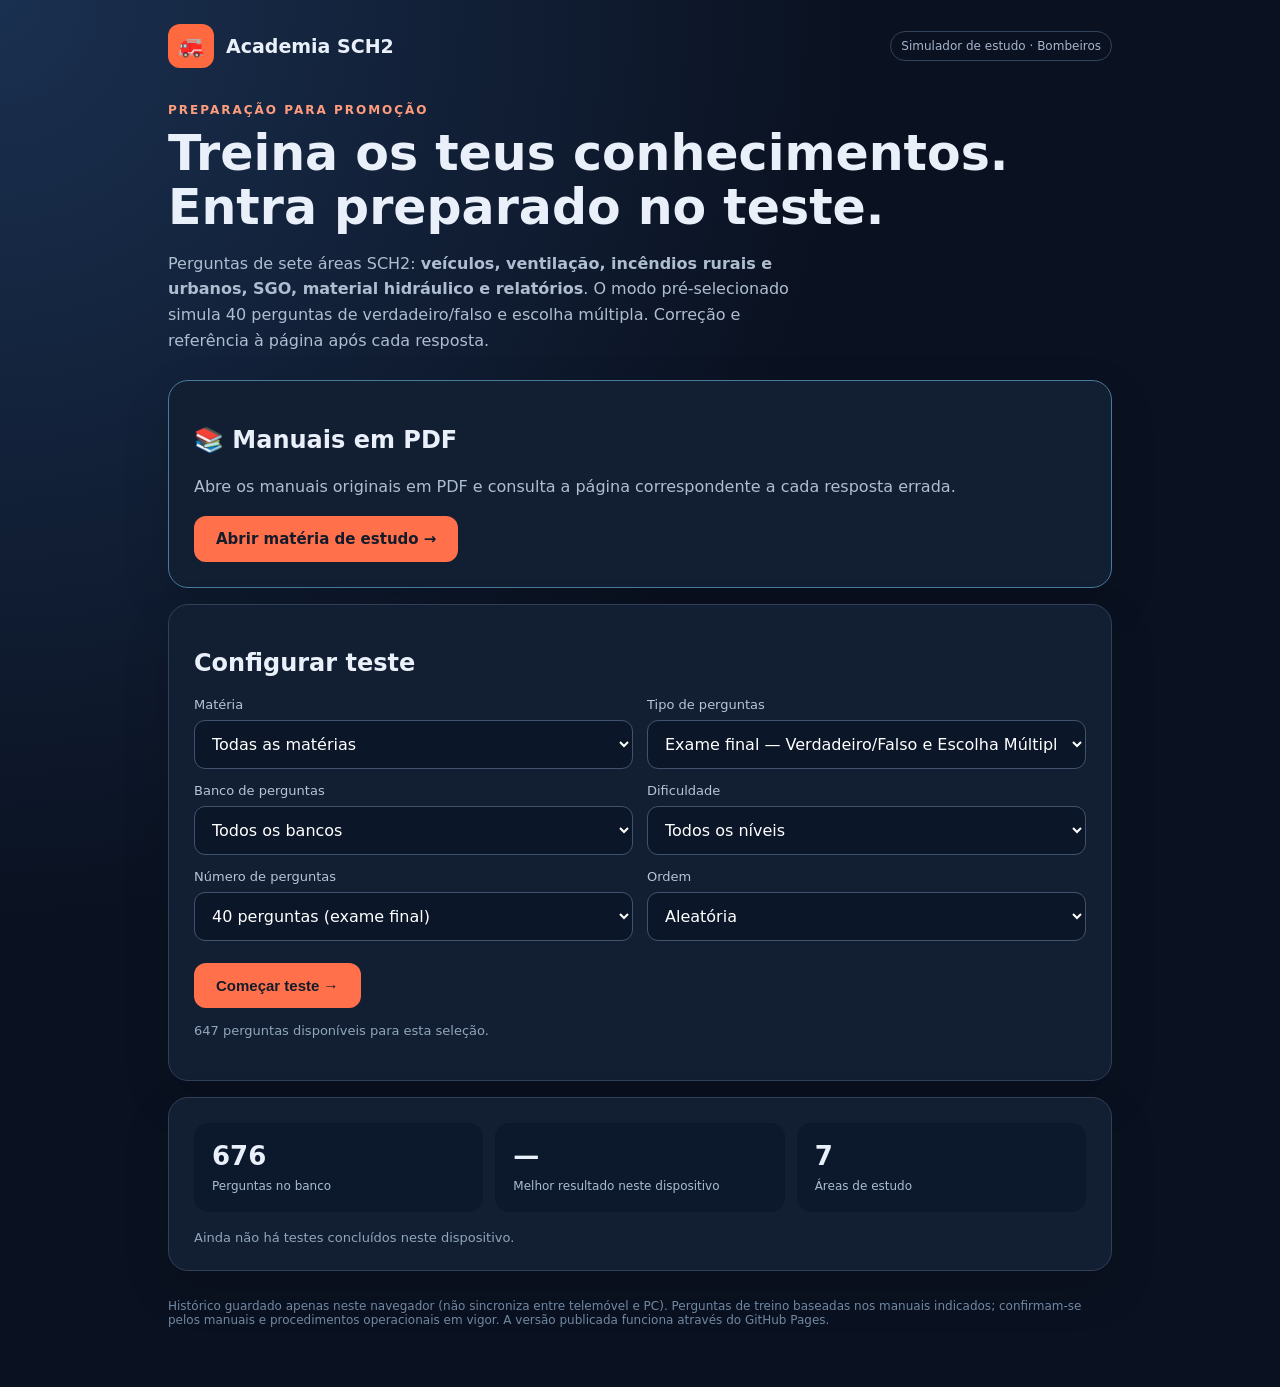
<file: index.html>
<!doctype html><html lang="pt-PT"><head><meta charset="utf-8"><meta name="viewport" content="width=device-width, initial-scale=1"><title>Academia SCH2 — Simulador de Testes</title><style>
:root{font-family:Inter,system-ui,-apple-system,Segoe UI,sans-serif;color:#eaf0fa;background:#0a1120}*{box-sizing:border-box}body{margin:0;background:radial-gradient(ellipse at top left,#1a3050 0%,#0a1120 48%);min-height:100vh}.shell{max-width:980px;margin:auto;padding:24px 18px 60px}header{display:flex;align-items:center;justify-content:space-between;gap:12px;margin-bottom:35px}.brand{display:flex;align-items:center;gap:12px;font-weight:800;font-size:19px}.mark{background:#ff693f;border-radius:12px;padding:10px;font-size:21px}.tag{font-size:12px;color:#a5b5cb;border:1px solid #34445a;padding:7px 10px;border-radius:30px}h1{font-size:clamp(29px,5vw,49px);line-height:1.1;margin:10px 0 14px}p{color:#aebed0;line-height:1.6}.eyebrow{color:#ff9c7d;font-size:12px;letter-spacing:2px;font-weight:800;text-transform:uppercase}.lead{max-width:650px;margin-bottom:27px}.panel{background:#121f33;border:1px solid #30405a;border-radius:20px;padding:25px;margin-top:16px;box-shadow:0 18px 48px #0002}.controls{display:grid;grid-template-columns:1fr 1fr;gap:14px}.field label{display:block;font-size:13px;color:#b5c4d6;margin-bottom:8px}select{width:100%;border-radius:11px;background:#0b1628;color:white;border:1px solid #41536c;padding:13px;font:inherit}.btn{background:#ff704b;color:#141b2a;border:0;border-radius:12px;padding:14px 22px;font-size:15px;font-weight:800;cursor:pointer}.btn:hover{filter:brightness(1.12)}.btn:disabled{opacity:.35;cursor:not-allowed}.btn.secondary{background:#273a55;color:#e8f0fc}.actions{display:flex;flex-wrap:wrap;gap:10px;margin-top:22px}.stats{display:grid;grid-template-columns:repeat(3,1fr);gap:12px}.stat{padding:18px;border-radius:14px;background:#0c192c}.stat b{font-size:26px;display:block;margin-bottom:4px}.stat span{color:#a9bdd1;font-size:12px}.hidden{display:none!important}.qtop{display:flex;justify-content:space-between;align-items:center;gap:12px;color:#b9c7d8;font-size:13px}.progress{height:8px;border-radius:99px;background:#293c56;margin:18px 0 26px;overflow:hidden}.progress>div{height:100%;background:#ff704b;transition:width .25s}.question{font-size:clamp(19px,3vw,25px);line-height:1.55;font-weight:650;margin:10px 0 26px}.options{display:grid;gap:12px}.option{display:flex;align-items:center;gap:12px;text-align:left;padding:17px;border:1px solid #41536b;border-radius:13px;background:#0c182a;color:#f1f5fa;font-size:16px;cursor:pointer}.option:hover{border-color:#ff977b}.option.chosen{border-color:#ff704b;background:#372a32}.option.good{border-color:#3fd39b;background:#163b35}.option.bad{border-color:#f66c74;background:#402934}.bullet{height:21px;width:21px;border:2px solid #7388a2;border-radius:50%;flex-shrink:0}.feedback{padding:18px;border-radius:14px;margin-top:18px;border:1px solid #40536c;background:#18283c}.feedback.good{border-color:#268d6d}.feedback.bad{border-color:#c15a63}.feedback strong{font-size:18px}.feedback p{margin-bottom:0}.muted{color:#91a5bb;font-size:13px}.foot{margin-top:28px;font-size:12px;color:#7188a2}.result{text-align:center;padding:22px 0}.result .huge{font-size:76px;font-weight:900;color:#54dbac}.result h2{font-size:29px}.review{margin-top:22px;text-align:left}.review article{border-top:1px solid #30405a;padding:13px 0}.review strong{color:#ff9d86}@media(max-width:580px){.controls{grid-template-columns:1fr}.panel{padding:18px}.stats{gap:6px}.stat{padding:11px}.stat b{font-size:20px}.shell{padding:16px 13px 40px}.tag{display:none}}
</style></head><body><main class="shell"><header><div class="brand"><span class="mark">🚒</span><span>Academia SCH2</span></div><span class="tag">Simulador de estudo · Bombeiros</span></header>
<section id="home"><div class="eyebrow">Preparação para promoção</div><h1>Treina os teus conhecimentos.<br>Entra preparado no teste.</h1><p class="lead">Perguntas de sete áreas SCH2: <b>veículos, ventilação, incêndios rurais e urbanos, SGO, material hidráulico e relatórios</b>. O modo pré-selecionado simula 40 perguntas de verdadeiro/falso e escolha múltipla. Correção e referência à página após cada resposta.</p><div class="panel" style="border-color:#477a9b"><h2>📚 Manuais em PDF</h2><p>Abre os manuais originais em PDF e consulta a página correspondente a cada resposta errada.</p><a href="manual.html" class="btn" style="display:inline-block;text-decoration:none">Abrir matéria de estudo →</a></div><div class="panel"><h2>Configurar teste</h2><div class="controls"><div class="field"><label for="topic">Matéria</label><select id="topic"><option value="all">Todas as matérias</option><option value="veiculos">Incêndios em Veículos</option><option value="ventilacao">Ventilação Operacional</option><option value="rurais">Incêndios Rurais e Florestais</option><option value="combate">Incêndios Urbanos</option><option value="sgo">Sistema de Gestão de Operações (até p. 22)</option><option value="hidraulico">Manobras — Material Hidráulico (até p. 94)</option><option value="relatorios">Elaboração de Relatórios e Documentação Técnica</option></select></div><div class="field"><label for="kind">Tipo de perguntas</label><select id="kind"><option value="vfmc" selected>Exame final — Verdadeiro/Falso e Escolha Múltipla</option><option value="all">Todos os tipos</option><option value="vf">Verdadeiro / Falso</option><option value="mc">Escolha múltipla</option><option value="caso">Casos práticos de raciocínio</option></select></div><div class="field"><label for="bank">Banco de perguntas</label><select id="bank"><option value="all">Todos os bancos</option><option value="prioritario">Novo — matéria prioritária</option><option value="anteriores">Perguntas anteriores</option></select></div><div class="field"><label for="difficulty">Dificuldade</label><select id="difficulty"><option value="all">Todos os níveis</option><option value="Fácil">Fácil</option><option value="Médio">Médio</option><option value="Difícil">Difícil</option></select></div><div class="field"><label for="count">Número de perguntas</label><select id="count"><option value="10">10 perguntas</option><option value="15">15 perguntas</option><option value="20">20 perguntas</option><option value="30">30 perguntas</option><option value="40" selected>40 perguntas (exame final)</option><option value="50">50 perguntas</option><option value="100">100 perguntas</option><option value="150">150 perguntas</option><option value="all">Todas as disponíveis</option></select></div><div class="field"><label for="order">Ordem</label><select id="order"><option value="random">Aleatória</option><option value="fixed">Pela ordem do banco</option></select></div></div><div class="actions"><button class="btn" id="start">Começar teste →</button><button class="btn secondary" id="retry" style="display:none">Rever respostas erradas</button></div><p class="muted" id="availability"></p></div><div class="panel"><div class="stats"><div class="stat"><b id="nquestions">0</b><span>Perguntas no banco</span></div><div class="stat"><b id="best">—</b><span>Melhor resultado neste dispositivo</span></div><div class="stat"><b>7</b><span>Áreas de estudo</span></div></div><div id="history" class="muted" style="margin-top:18px"></div></div></section>
<section id="quiz" class="hidden"><div class="panel"><div class="qtop"><span id="qnum">Pergunta 1</span><span id="qtopic"></span></div><div class="progress"><div id="bar" style="width:0%"></div></div><div class="eyebrow" id="qtype"></div><div class="question" id="qtext"></div><div class="options" id="options"></div><div id="feedback" class="feedback hidden" aria-live="polite"></div><div class="actions"><button class="btn" id="confirm" disabled>Confirmar resposta</button><button class="btn hidden" id="next">Próxima pergunta →</button><button class="btn secondary" id="quit">Sair</button></div></div></section>
<section id="end" class="hidden"><div class="panel result"><div class="eyebrow">Teste concluído</div><div class="huge" id="percent">0%</div><h2 id="resulttitle"></h2><p id="resultdetail"></p><div class="stats"><div class="stat"><b id="correct">0</b><span>Certas</span></div><div class="stat"><b id="wrong">0</b><span>Erradas</span></div><div class="stat"><b id="grade">0</b><span>Nota / 20</span></div></div><div class="actions" style="justify-content:center"><button class="btn" id="again">Novo teste</button><button class="btn secondary" id="wrongonly">Repetir erradas</button></div><div class="review" id="review"></div></div></section><div class="foot">Histórico guardado apenas neste navegador (não sincroniza entre telemóvel e PC). Perguntas de treino baseadas nos manuais indicados; confirmam-se pelos manuais e procedimentos operacionais em vigor. A versão publicada funciona através do GitHub Pages.</div></main>
<script>
const Q=[
['combate','vf','Durante o reconhecimento intermédio, o COS deve procurar realizar um reconhecimento a 360° do edifício.','Verdadeiro',['Verdadeiro','Falso'],'O reconhecimento intermédio procura uma avaliação global da ocorrência, incluindo as diferentes fachadas e condições de propagação.'],
['combate','vf','Numa estratégia defensiva, pode iniciar-se o ataque exterior antes de confirmar a saída das equipas do interior, desde que estas tenham linhas de proteção.','Falso',['Verdadeiro','Falso'],'Antes de iniciar a estratégia defensiva, o COS deve garantir que todas as equipas foram evacuadas e estão em segurança.'],
['ventilacao','vf','Na ventilação horizontal natural, a primeira abertura deve ser feita do lado de onde sopra o vento.','Falso',['Verdadeiro','Falso'],'A abertura de saída deve ser feita no lado contrário ao vento, preferencialmente numa zona alta, de forma coordenada.'],
['combate','vf','A observação de um plano neutro transversal pode indicar que o foco do incêndio se encontra no compartimento observado.','Verdadeiro',['Verdadeiro','Falso'],'O plano neutro transversal é um indicador a considerar na localização do foco e na interpretação do fluxo de gases.'],
['ventilacao','vf','Na ventilação ofensiva, deve direcionar-se um jato de água para a abertura de saída de gases, de modo a bloquear o fumo.','Falso',['Verdadeiro','Falso'],'Obstruir a saída dos gases prejudica a ventilação e pode agravar as condições das equipas no interior.'],
['combate','vf','Na estratégia defensiva, a preservação do edifício justifica expor bombeiros a riscos elevados mesmo quando não existem vítimas para salvar.','Falso',['Verdadeiro','Falso'],'A segurança dos operacionais é prioritária; a preservação de bens não justifica riscos desproporcionados.'],
['combate','vf','A existência de aberturas a diferentes alturas pode criar um fluxo unidirecional e aumentar o fornecimento de oxigénio ao incêndio.','Verdadeiro',['Verdadeiro','Falso'],'O ar pode entrar por baixo e os gases quentes sair por cima, intensificando a combustão.'],
['ventilacao','vf','Na ventilação hidráulica pode utilizar-se um jato difuso de cerca de 60°, cobrindo 85% a 90% da abertura.','Verdadeiro',['Verdadeiro','Falso'],'O jato difuso cria um efeito de arrastamento dos gases através da abertura de saída.'],
['combate','vf','Perante risco de colapso estrutural, deve considerar-se uma distância de segurança de pelo menos 1,5 vezes a altura do edifício.','Verdadeiro',['Verdadeiro','Falso'],'A distância de segurança deve ser considerada na colocação de operacionais, meios e equipamentos.'],
['ventilacao','vf','Na ventilação defensiva, deve direcionar-se o ar fresco diretamente para o foco do incêndio.','Falso',['Verdadeiro','Falso'],'A ventilação defensiva procura proteger zonas não afetadas e vias de evacuação, sem alimentar diretamente o incêndio.'],
['combate','vf','O fumo muito escuro indica necessariamente uma combustão com oxigénio abundante.','Falso',['Verdadeiro','Falso'],'O fumo escuro pode estar associado a combustão incompleta. A sua cor deve ser interpretada com outros indicadores.'],
['ventilacao','vf','Antes de uma ventilação vertical ofensiva, deve avaliar-se a cobertura, garantir proteção com linha de água e coordenar com as equipas interiores.','Verdadeiro',['Verdadeiro','Falso'],'A operação envolve riscos estruturais e pode alterar rapidamente o comportamento do incêndio.'],
['combate','vf','O reconhecimento secundário serve para avaliar a eficácia das ações e corrigir a estratégia, quando necessário.','Verdadeiro',['Verdadeiro','Falso'],'O reconhecimento é contínuo e permite ao COS reajustar meios e procedimentos.'],
['ventilacao','vf','Em atmosfera potencialmente explosiva, é seguro utilizar qualquer extrator convencional desde que colocado fora do compartimento.','Falso',['Verdadeiro','Falso'],'Em atmosferas potencialmente explosivas, devem utilizar-se equipamentos adequados para esse risco.'],
['combate','vf','No reconhecimento primário, o princípio VOE significa Ver, Ouvir e Executar.','Verdadeiro',['Verdadeiro','Falso'],'O VOE integra a avaliação inicial e a tomada das primeiras medidas.'],
['ventilacao','vf','Na ventilação horizontal natural, a abertura de entrada deve ser maior do que a de saída.','Falso',['Verdadeiro','Falso'],'A abertura de entrada de ar deve ser menor do que a de saída dos produtos da combustão.'],
['combate','vf','A ZSEI pode corresponder a uma área de aproximadamente 30 metros em redor do edifício sinistrado.','Verdadeiro',['Verdadeiro','Falso'],'A delimitação de zonas de segurança contribui para a organização e proteção no teatro de operações.'],
['combate','vf','A saída de fumo em pulsações pode indicar variações de pressão e possível deficiência de oxigénio.','Verdadeiro',['Verdadeiro','Falso'],'É um indicador de alerta que deve ser conjugado com a leitura dos restantes sinais do incêndio.'],
['ventilacao','vf','A abertura de uma porta pode intensificar um incêndio limitado pela ventilação, mesmo sem recurso a ventiladores.','Verdadeiro',['Verdadeiro','Falso'],'A entrada de oxigénio pode aumentar a intensidade do incêndio e favorecer o seu desenvolvimento rápido.'],
['combate','vf','Na transição para estratégia defensiva, a evacuação das equipas interiores pode ficar para depois de iniciar a ventilação ofensiva.','Falso',['Verdadeiro','Falso'],'A retirada e segurança das equipas interiores devem ser confirmadas antes do início do ataque defensivo.'],
['combate','mc','Qual é a finalidade principal do reconhecimento secundário?','Avaliar a eficácia das ações e reajustar a estratégia',['Identificar apenas o número de pisos','Avaliar a eficácia das ações e reajustar a estratégia','Encerrar a ocorrência','Substituir a comunicação FLASH'],'O reconhecimento secundário acompanha a evolução da intervenção e permite corrigir decisões.'],
['ventilacao','mc','Numa ventilação horizontal natural, onde se deve realizar preferencialmente a primeira abertura?','No lado contrário ao vento, em zona alta',['No lado de onde sopra o vento, em zona baixa','No lado contrário ao vento, em zona alta','Em qualquer janela, sem coordenação','Sempre junto ao pavimento'],'A primeira abertura é destinada à saída de gases, sendo a direção do vento um fator importante.'],
['combate','mc','Um edifício com 10 metros de altura apresenta risco de colapso. Qual a distância de segurança de referência (1,5 × altura)?','15 metros',['5 metros','10 metros','15 metros','20 metros'],'10 × 1,5 = 15 metros.'],
['ventilacao','mc','Qual é o objetivo central da ventilação defensiva?','Proteger zonas não afetadas e vias de evacuação',['Alimentar o foco com ar fresco','Proteger zonas não afetadas e vias de evacuação','Aumentar a velocidade de propagação','Substituir o ataque com água'],'A ventilação defensiva procura limitar a exposição de espaços protegidos ao fumo e calor.'],
['combate','mc','O que significa VOE no reconhecimento primário?','Ver, Ouvir e Executar',['Ver, Orientar e Evacuar','Vigiar, Observar e Extinguir','Ver, Ouvir e Executar','Ventilar, Operar e Extinguir'],'VOE corresponde a Ver, Ouvir e Executar.'],
['ventilacao','mc','Qual destas ações pode prejudicar a ventilação ofensiva?','Aplicar água diretamente na abertura de saída de gases',['Coordenar a abertura com o ataque','Avaliar o sentido do fluxo','Aplicar água diretamente na abertura de saída de gases','Garantir vias de evacuação'],'O jato pode impedir a saída dos gases, comprometendo a eficácia da ventilação.'],
['combate','mc','Antes de iniciar o ataque exterior numa estratégia defensiva, o COS deve:','Confirmar a evacuação das equipas interiores',['Aguardar apenas a chegada de mais água','Confirmar a evacuação das equipas interiores','Abrir todas as janelas','Desligar todas as comunicações'],'A confirmação de que todas as equipas estão fora e em segurança é essencial.'],
['ventilacao','mc','Qual dos seguintes é um método de ventilação mecânica?','Extração por pressão negativa',['Convecção natural','Ação do vento','Extração por pressão negativa','Abertura de claraboia sem equipamentos'],'A extração por pressão negativa utiliza equipamentos mecânicos para retirar os gases.'],
['combate','mc','Qual destes sinais exige especial atenção durante a leitura do fumo?','Saída em pulsações',['Fumo sempre imóvel','Saída em pulsações','Ausência total de aberturas','Luz exterior'],'As pulsações podem indicar variações de pressão e condições perigosas.'],
['ventilacao','mc','Que equipamento deve ser usado em atmosferas potencialmente explosivas?','Equipamento apropriado para atmosferas explosivas',['Qualquer ventilador doméstico','Equipamento apropriado para atmosferas explosivas','Apenas ventiladores mais potentes','Extrator convencional sem verificação'],'A seleção de equipamentos deve considerar o risco de ignição da atmosfera.']
,
["ventilacao", "vf", "A ventilação natural depende das correntes de ar e dos movimentos de convecção.", "Verdadeiro", ["Verdadeiro", "Falso"], "O caderno descreve a ventilação natural como dependente das correntes de ar e da convecção."],
["ventilacao", "vf", "A ventilação natural é independente da velocidade e direção do vento.", "Falso", ["Verdadeiro", "Falso"], "O vento influencia diretamente a eficácia e o sentido do escoamento na ventilação natural."],
["ventilacao", "vf", "A ventilação pode melhorar a visibilidade e facilitar o reconhecimento do interior.", "Verdadeiro", ["Verdadeiro", "Falso"], "A remoção de fumo e gases melhora a visibilidade e as condições de reconhecimento."],
["ventilacao", "vf", "Os gases aquecidos tendem a subir devido ao efeito de convecção.", "Verdadeiro", ["Verdadeiro", "Falso"], "A convecção provoca a subida dos gases e do fumo aquecidos."],
["ventilacao", "vf", "A abertura descoordenada de vãos pode criar condições para flashover ou backdraft.", "Verdadeiro", ["Verdadeiro", "Falso"], "A entrada de ar altera a mistura de gases e as condições de combustão."],
["ventilacao", "vf", "A ventilação mecânica dispensa o reconhecimento prévio das aberturas disponíveis.", "Falso", ["Verdadeiro", "Falso"], "A seleção e localização de aberturas deve resultar do reconhecimento e do planeamento."],
["ventilacao", "vf", "A ventilação por pressão positiva é totalmente imune à influência de ventos muito fortes.", "Falso", ["Verdadeiro", "Falso"], "O caderno indica que a ventilação mecânica pode não vencer ventos muito fortes."],
["ventilacao", "vf", "A abertura de uma claraboia pode ser um recurso de ventilação natural.", "Verdadeiro", ["Verdadeiro", "Falso"], "A ventilação natural pode recorrer a portas, janelas, claraboias e aberturas em coberturas."],
["ventilacao", "vf", "Uma ventilação eficaz deve ser planeada tendo em conta o percurso previsto do ar e dos fumos.", "Verdadeiro", ["Verdadeiro", "Falso"], "O controlo das entradas e saídas condiciona o fluxo e a segurança."],
["ventilacao", "vf", "O fumo e os gases quentes acumulam-se sempre primeiro junto ao pavimento.", "Falso", ["Verdadeiro", "Falso"], "Por convecção, os produtos aquecidos tendem a subir e a acumular-se nas zonas altas."],
["ventilacao", "vf", "A ventilação deve ser coordenada com as equipas de ataque e com o COS.", "Verdadeiro", ["Verdadeiro", "Falso"], "As alterações de fluxo podem modificar o comportamento do incêndio e afetar equipas."],
["ventilacao", "vf", "A ventilação hidráulica recorre ao arrastamento de gases provocado por um jato de água.", "Verdadeiro", ["Verdadeiro", "Falso"], "O jato difuso pode criar um efeito de arrastamento através da abertura de saída."],
["ventilacao", "vf", "Em ventilação horizontal, uma abertura alta pode facilitar a saída dos produtos da combustão.", "Verdadeiro", ["Verdadeiro", "Falso"], "A acumulação dos gases quentes nas zonas superiores justifica a escolha de aberturas altas."],
["ventilacao", "vf", "A ventilação defensiva tem como objetivo principal alimentar o foco de incêndio com ar fresco.", "Falso", ["Verdadeiro", "Falso"], "O objetivo é proteger zonas não afetadas e percursos de evacuação."],
["ventilacao", "vf", "A ventilação ofensiva pode agravar o incêndio se não estiver coordenada com o ataque.", "Verdadeiro", ["Verdadeiro", "Falso"], "A entrada adicional de comburente pode intensificar a combustão."],
["combate", "vf", "O reconhecimento deve ser repetido ao longo da intervenção e não apenas à chegada.", "Verdadeiro", ["Verdadeiro", "Falso"], "O reconhecimento acompanha a evolução das condições e permite reajustar a estratégia."],
["combate", "vf", "O reconhecimento final substitui a necessidade de rescaldo.", "Falso", ["Verdadeiro", "Falso"], "O reconhecimento final é efetuado após o rescaldo, antes da retirada dos meios."],
["combate", "vf", "O COS deve considerar o risco de propagação a edifícios ou exposições vizinhas.", "Verdadeiro", ["Verdadeiro", "Falso"], "A avaliação das exposições é fundamental para definir prioridades e proteção."],
["combate", "vf", "A estratégia defensiva centra-se exclusivamente na extinção rápida do foco, independentemente das exposições.", "Falso", ["Verdadeiro", "Falso"], "A estratégia defensiva prioriza a segurança e o controlo da progressão e das exposições."],
["combate", "vf", "A mudança de estratégia exige reavaliar os riscos e a localização das equipas.", "Verdadeiro", ["Verdadeiro", "Falso"], "As decisões táticas devem acompanhar a evolução do risco e das condições operacionais."],
["combate", "vf", "O reconhecimento a 360° deve procurar identificar também condições nas fachadas não visíveis da posição inicial.", "Verdadeiro", ["Verdadeiro", "Falso"], "A observação global reduz o risco de decisões baseadas numa única fachada."],
["combate", "vf", "Um fluxo de ar criado pela abertura de vãos pode alterar o desenvolvimento do incêndio.", "Verdadeiro", ["Verdadeiro", "Falso"], "A entrada de comburente e a circulação dos gases influenciam a combustão."],
["combate", "vf", "O reconhecimento secundário destina-se apenas a identificar a morada da ocorrência.", "Falso", ["Verdadeiro", "Falso"], "O reconhecimento secundário avalia a eficácia das operações e a necessidade de ajustes."],
["combate", "vf", "O risco de colapso estrutural deve influenciar a posição dos veículos e dos bombeiros.", "Verdadeiro", ["Verdadeiro", "Falso"], "Devem considerar-se distâncias de segurança e possíveis zonas de queda."],
["combate", "vf", "A estratégia defensiva permite manter equipas no interior enquanto se inicia o ataque exterior.", "Falso", ["Verdadeiro", "Falso"], "O início da estratégia defensiva depende da confirmação da evacuação das equipas."],
["combate", "mc", "Qual das fases de reconhecimento verifica a eficácia das ações já implementadas?", "Reconhecimento secundário", ["Reconhecimento primário", "Reconhecimento secundário", "Reconhecimento final", "Nenhuma das anteriores"], "O reconhecimento secundário acompanha os resultados e permite reajustamentos."],
["ventilacao", "mc", "Qual é a principal força física que faz subir os gases quentes?", "Convecção", ["Convecção", "Gravidade descendente", "Pressão atmosférica constante", "Atrito"], "Os gases aquecidos ascendem por convecção."],
["ventilacao", "mc", "Qual destes fatores condiciona diretamente a ventilação natural?", "Direção e velocidade do vento", ["Cor das mangueiras", "Direção e velocidade do vento", "Número de rádios", "Marca dos veículos"], "A ventilação natural depende do vento e da convecção."],
["combate", "mc", "Quando deve realizar-se o reconhecimento final?", "Após o rescaldo e antes da retirada de meios", ["Antes do reconhecimento primário", "Durante o primeiro FLASH", "Após o rescaldo e antes da retirada de meios", "Apenas no dia seguinte"], "A verificação final antecede a desmobilização."],
["ventilacao", "mc", "Qual é o risco de abrir indiscriminadamente vãos num incêndio limitado pela ventilação?", "Intensificar o incêndio por entrada de oxigénio", ["Eliminar automaticamente todos os riscos", "Intensificar o incêndio por entrada de oxigénio", "Impedir sempre a propagação", "Arrefecer imediatamente o foco"], "O oxigénio adicional pode acelerar a combustão."],
["combate", "mc", "Qual deve ser a prioridade perante sinais de colapso e equipas ainda no interior?", "Retirada e segurança das equipas", ["Aumentar a ventilação antes de avisar as equipas", "Retirada e segurança das equipas", "Proteger apenas bens materiais", "Abrir todas as janelas"], "A segurança das equipas prevalece perante o risco estrutural."],
["ventilacao", "mc", "Qual é a finalidade principal da ventilação hidráulica?", "Arrastar fumos e gases para o exterior", ["Alimentar o fogo", "Arrastar fumos e gases para o exterior", "Substituir sempre o rescaldo", "Aumentar a pressão da rede"], "O jato difuso provoca arrastamento dos gases."],
["combate", "mc", "O que pode sugerir fumo a sair em pulsações?", "Variações de pressão no compartimento", ["Ausência de risco", "Variações de pressão no compartimento", "Extinção garantida", "Ventilação totalmente controlada"], "As pulsações são um sinal de alerta a interpretar com os restantes indicadores."],
["ventilacao", "mc", "Onde devem ser posicionadas preferencialmente as saídas de fumo numa ventilação horizontal natural?", "Em zonas altas", ["Sempre junto ao chão", "Em zonas altas", "Apenas no lado de entrada do vento", "Não é relevante"], "Os gases quentes tendem a acumular-se na parte superior."],
["combate", "mc", "Qual é a distância de referência para um edifício de 8 m com risco de colapso, usando 1,5 vezes a altura?", "12 metros", ["8 metros", "10 metros", "12 metros", "16 metros"], "8 × 1,5 = 12 metros."]
,
["combate","vf","A ausência de chamas visíveis numa fachada permite excluir um incêndio desenvolvido no interior.","Falso",["Verdadeiro","Falso"],"O reconhecimento deve considerar sinais indiretos, outros compartimentos e todas as fachadas acessíveis."],
["combate","vf","A informação recolhida no reconhecimento pode justificar a passagem de estratégia ofensiva para defensiva.","Verdadeiro",["Verdadeiro","Falso"],"A evolução das condições de segurança pode obrigar a retirar equipas e reformular a estratégia."],
["combate","vf","Uma estratégia ofensiva deve ser mantida mesmo quando deixa de existir uma relação aceitável entre risco e benefício.","Falso",["Verdadeiro","Falso"],"A avaliação contínua do risco é essencial para decidir a continuidade do ataque interior."],
["combate","vf","Na estratégia defensiva, a proteção de exposições pode ser uma prioridade operacional.","Verdadeiro",["Verdadeiro","Falso"],"O controlo da propagação e a proteção de estruturas adjacentes são objetivos típicos desta estratégia."],
["combate","vf","A localização provável do foco e os percursos de acesso devem integrar o reconhecimento inicial.","Verdadeiro",["Verdadeiro","Falso"],"Estes elementos apoiam a definição de objetivos e a segurança das equipas."],
["combate","vf","A decisão de iniciar um ataque interior deve ignorar a estabilidade estrutural se houver água suficiente.","Falso",["Verdadeiro","Falso"],"O risco de colapso é determinante para a segurança e para a escolha da estratégia."],
["combate","vf","O reconhecimento é um processo contínuo, podendo alterar as prioridades táticas durante a intervenção.","Verdadeiro",["Verdadeiro","Falso"],"As condições do incêndio e os riscos evoluem ao longo das operações."],
["combate","vf","A proteção das vias de evacuação pode influenciar a escolha de uma tática ofensiva.","Verdadeiro",["Verdadeiro","Falso"],"A proteção de vidas e dos percursos de saída integra a avaliação operacional."],
["combate","vf","Um ataque exterior com equipas ainda no interior pode criar riscos adicionais se não existir coordenação.","Verdadeiro",["Verdadeiro","Falso"],"A aplicação de água e as alterações do ambiente térmico exigem coordenação e comunicação."],
["combate","vf","A passagem para estratégia defensiva dispensa a contabilização das equipas que estavam no interior.","Falso",["Verdadeiro","Falso"],"É indispensável confirmar a retirada e a localização dos operacionais."],
["ventilacao","vf","Abrir simultaneamente portas e janelas sem avaliar o percurso do ar pode alterar rapidamente o comportamento do incêndio.","Verdadeiro",["Verdadeiro","Falso"],"As novas aberturas modificam a entrada de ar e o caminho dos gases quentes."],
["ventilacao","vf","A ventilação por pressão positiva é sempre segura, mesmo sem uma abertura de saída adequada.","Falso",["Verdadeiro","Falso"],"É necessário avaliar a saída, o percurso de fluxo e a coordenação com o ataque."],
["ventilacao","vf","O vento pode contrariar o percurso de ventilação planeado.","Verdadeiro",["Verdadeiro","Falso"],"A direção e a intensidade do vento influenciam as pressões e o movimento dos gases."],
["ventilacao","vf","Uma abertura de ventilação deve ser escolhida sem considerar a localização das vítimas.","Falso",["Verdadeiro","Falso"],"O percurso dos gases e do calor pode afetar vítimas e percursos de evacuação."],
["ventilacao","vf","A ventilação operacional pode melhorar a visibilidade, mas também aumentar a intensidade do incêndio se for mal coordenada.","Verdadeiro",["Verdadeiro","Falso"],"A entrada de oxigénio pode agravar um incêndio limitado pela ventilação."],
["ventilacao","vf","O ventilador deve ser posicionado tendo em conta a abertura de entrada e a eficácia do fluxo pretendido.","Verdadeiro",["Verdadeiro","Falso"],"O posicionamento influencia a pressurização e o encaminhamento do ar."],
["ventilacao","vf","O controlo de portas pode ser uma medida tática para limitar a entrada de ar num incêndio.","Verdadeiro",["Verdadeiro","Falso"],"O controlo de aberturas ajuda a gerir o fornecimento de oxigénio."],
["ventilacao","vf","A ventilação vertical elimina por si só o risco de propagação do incêndio.","Falso",["Verdadeiro","Falso"],"A abertura superior não substitui o controlo do incêndio e pode alterar os fluxos."],
["ventilacao","vf","O percurso de ventilação deve evitar, sempre que possível, encaminhar gases quentes para zonas ocupadas.","Verdadeiro",["Verdadeiro","Falso"],"A segurança de ocupantes e operacionais depende também do trajeto do fluxo."],
["ventilacao","vf","A ventilação deve ser reavaliada quando mudam as condições do vento ou a posição das equipas.","Verdadeiro",["Verdadeiro","Falso"],"Mudanças nas condições externas e táticas podem alterar o percurso e os riscos do fluxo."]
,
["combate","vf","O reconhecimento deve identificar acessos e saídas utilizáveis.","Verdadeiro",["Verdadeiro","Falso"],"Os acessos e saídas condicionam a entrada, evacuação e retirada."],
["combate","vf","É falso afirmar que o reconhecimento deve identificar acessos e saídas utilizáveis.","Falso",["Verdadeiro","Falso"],"A afirmação original é correta. Os acessos e saídas condicionam a entrada, evacuação e retirada."],
["combate","vf","A observação de todas as fachadas acessíveis pode revelar riscos ocultos.","Verdadeiro",["Verdadeiro","Falso"],"Uma única fachada pode não mostrar toda a extensão da ocorrência."],
["combate","vf","É falso afirmar que a observação de todas as fachadas acessíveis pode revelar riscos ocultos.","Falso",["Verdadeiro","Falso"],"A afirmação original é correta. Uma única fachada pode não mostrar toda a extensão da ocorrência."],
["combate","vf","O reconhecimento deve procurar identificar vítimas e locais de possível permanência.","Verdadeiro",["Verdadeiro","Falso"],"A proteção da vida orienta as prioridades."],
["combate","vf","É falso afirmar que o reconhecimento deve procurar identificar vítimas e locais de possível permanência.","Falso",["Verdadeiro","Falso"],"A afirmação original é correta. A proteção da vida orienta as prioridades."],
["combate","vf","A leitura do fumo ajuda a avaliar as condições do incêndio.","Verdadeiro",["Verdadeiro","Falso"],"Volume, velocidade, densidade e cor são indicadores que exigem interpretação conjunta."],
["combate","vf","É falso afirmar que a leitura do fumo ajuda a avaliar as condições do incêndio.","Falso",["Verdadeiro","Falso"],"A afirmação original é correta. Volume, velocidade, densidade e cor são indicadores que exigem interpretação conjunta."],
["combate","vf","A cor do fumo, isoladamente, não permite determinar com segurança a temperatura.","Verdadeiro",["Verdadeiro","Falso"],"Nenhum indicador isolado substitui uma avaliação global."],
["combate","vf","É falso afirmar que a cor do fumo, isoladamente, não permite determinar com segurança a temperatura.","Falso",["Verdadeiro","Falso"],"A afirmação original é correta. Nenhum indicador isolado substitui uma avaliação global."],
["combate","vf","O COS deve reavaliar os objetivos quando as condições se alteram.","Verdadeiro",["Verdadeiro","Falso"],"A estratégia deve acompanhar a evolução dos riscos."],
["combate","vf","É falso afirmar que o COS deve reavaliar os objetivos quando as condições se alteram.","Falso",["Verdadeiro","Falso"],"A afirmação original é correta. A estratégia deve acompanhar a evolução dos riscos."],
["combate","vf","O risco de colapso deve influenciar o posicionamento dos meios.","Verdadeiro",["Verdadeiro","Falso"],"As zonas de queda potencial exigem distâncias de segurança."],
["combate","vf","É falso afirmar que o risco de colapso deve influenciar o posicionamento dos meios.","Falso",["Verdadeiro","Falso"],"A afirmação original é correta. As zonas de queda potencial exigem distâncias de segurança."],
["combate","vf","A informação de testemunhas pode apoiar o reconhecimento, mas deve ser confirmada.","Verdadeiro",["Verdadeiro","Falso"],"Os relatos são úteis, mas podem estar incompletos."],
["combate","vf","É falso afirmar que a informação de testemunhas pode apoiar o reconhecimento, mas deve ser confirmada.","Falso",["Verdadeiro","Falso"],"A afirmação original é correta. Os relatos são úteis, mas podem estar incompletos."],
["combate","vf","A localização de materiais perigosos pode alterar a estratégia de intervenção.","Verdadeiro",["Verdadeiro","Falso"],"Os perigos específicos exigem medidas de controlo apropriadas."],
["combate","vf","É falso afirmar que a localização de materiais perigosos pode alterar a estratégia de intervenção.","Falso",["Verdadeiro","Falso"],"A afirmação original é correta. Os perigos específicos exigem medidas de controlo apropriadas."],
["combate","vf","O reconhecimento deve considerar edifícios e espaços expostos à propagação.","Verdadeiro",["Verdadeiro","Falso"],"A proteção das exposições limita a extensão do incêndio."],
["combate","vf","É falso afirmar que o reconhecimento deve considerar edifícios e espaços expostos à propagação.","Falso",["Verdadeiro","Falso"],"A afirmação original é correta. A proteção das exposições limita a extensão do incêndio."],
["combate","vf","A estratégia ofensiva pressupõe avaliação continuada do risco para as equipas.","Verdadeiro",["Verdadeiro","Falso"],"A possibilidade de atuação interior depende de condições aceitáveis."],
["combate","vf","É falso afirmar que a estratégia ofensiva pressupõe avaliação continuada do risco para as equipas.","Falso",["Verdadeiro","Falso"],"A afirmação original é correta. A possibilidade de atuação interior depende de condições aceitáveis."],
["combate","vf","A estratégia defensiva pode exigir a retirada das equipas do interior.","Verdadeiro",["Verdadeiro","Falso"],"A prioridade é evitar exposição a riscos não aceitáveis."],
["combate","vf","É falso afirmar que a estratégia defensiva pode exigir a retirada das equipas do interior.","Falso",["Verdadeiro","Falso"],"A afirmação original é correta. A prioridade é evitar exposição a riscos não aceitáveis."],
["combate","vf","A passagem a defensiva requer comunicação clara às equipas.","Verdadeiro",["Verdadeiro","Falso"],"A mudança tática exige coordenação e confirmação da retirada."],
["combate","vf","É falso afirmar que a passagem a defensiva requer comunicação clara às equipas.","Falso",["Verdadeiro","Falso"],"A afirmação original é correta. A mudança tática exige coordenação e confirmação da retirada."],
["combate","vf","A existência de vítimas potenciais influencia a avaliação do risco-benefício.","Verdadeiro",["Verdadeiro","Falso"],"O salvamento é uma prioridade, sem dispensar a segurança."],
["combate","vf","É falso afirmar que a existência de vítimas potenciais influencia a avaliação do risco-benefício.","Falso",["Verdadeiro","Falso"],"A afirmação original é correta. O salvamento é uma prioridade, sem dispensar a segurança."],
["combate","vf","A proteção de exposições é compatível com uma estratégia defensiva.","Verdadeiro",["Verdadeiro","Falso"],"O objetivo pode ser limitar a propagação a outras estruturas."],
["combate","vf","É falso afirmar que a proteção de exposições é compatível com uma estratégia defensiva.","Falso",["Verdadeiro","Falso"],"A afirmação original é correta. O objetivo pode ser limitar a propagação a outras estruturas."],
["combate","vf","O reconhecimento secundário permite verificar a eficácia das ações.","Verdadeiro",["Verdadeiro","Falso"],"A avaliação contínua fundamenta correções táticas."],
["combate","vf","É falso afirmar que o reconhecimento secundário permite verificar a eficácia das ações.","Falso",["Verdadeiro","Falso"],"A afirmação original é correta. A avaliação contínua fundamenta correções táticas."],
["combate","vf","O reconhecimento final deve procurar riscos residuais antes da desmobilização.","Verdadeiro",["Verdadeiro","Falso"],"A verificação final reduz o risco de reacendimento ou perigos remanescentes."],
["combate","vf","É falso afirmar que o reconhecimento final deve procurar riscos residuais antes da desmobilização.","Falso",["Verdadeiro","Falso"],"A afirmação original é correta. A verificação final reduz o risco de reacendimento ou perigos remanescentes."],
["combate","vf","A disponibilidade de água condiciona o planeamento do ataque.","Verdadeiro",["Verdadeiro","Falso"],"O abastecimento deve sustentar os caudais necessários."],
["combate","vf","É falso afirmar que a disponibilidade de água condiciona o planeamento do ataque.","Falso",["Verdadeiro","Falso"],"A afirmação original é correta. O abastecimento deve sustentar os caudais necessários."],
["combate","vf","As comunicações são essenciais para coordenar ataque, busca e ventilação.","Verdadeiro",["Verdadeiro","Falso"],"Ações não coordenadas podem colocar equipas em risco."],
["combate","vf","É falso afirmar que as comunicações são essenciais para coordenar ataque, busca e ventilação.","Falso",["Verdadeiro","Falso"],"A afirmação original é correta. Ações não coordenadas podem colocar equipas em risco."],
["combate","vf","As condições estruturais podem deteriorar-se durante o combate.","Verdadeiro",["Verdadeiro","Falso"],"O calor e os danos acumulados podem comprometer elementos resistentes."],
["combate","vf","É falso afirmar que as condições estruturais podem deteriorar-se durante o combate.","Falso",["Verdadeiro","Falso"],"A afirmação original é correta. O calor e os danos acumulados podem comprometer elementos resistentes."],
["combate","vf","O controlo de acessos ajuda a evitar entradas não autorizadas em zonas perigosas.","Verdadeiro",["Verdadeiro","Falso"],"A delimitação operacional protege pessoas e equipas."],
["combate","vf","É falso afirmar que o controlo de acessos ajuda a evitar entradas não autorizadas em zonas perigosas.","Falso",["Verdadeiro","Falso"],"A afirmação original é correta. A delimitação operacional protege pessoas e equipas."],
["combate","vf","A estratégia pode combinar objetivos de salvamento e limitação de propagação.","Verdadeiro",["Verdadeiro","Falso"],"As prioridades operacionais podem coexistir, com recursos adequados."],
["combate","vf","É falso afirmar que a estratégia pode combinar objetivos de salvamento e limitação de propagação.","Falso",["Verdadeiro","Falso"],"A afirmação original é correta. As prioridades operacionais podem coexistir, com recursos adequados."],
["combate","vf","A posição e intensidade do incêndio influenciam a escolha das linhas de ataque.","Verdadeiro",["Verdadeiro","Falso"],"O posicionamento deve apoiar eficácia e segurança."],
["combate","vf","É falso afirmar que a posição e intensidade do incêndio influenciam a escolha das linhas de ataque.","Falso",["Verdadeiro","Falso"],"A afirmação original é correta. O posicionamento deve apoiar eficácia e segurança."],
["combate","vf","A avaliação dos percursos de retirada deve anteceder a progressão interior.","Verdadeiro",["Verdadeiro","Falso"],"As equipas precisam de alternativas e orientação para sair."],
["combate","vf","É falso afirmar que a avaliação dos percursos de retirada deve anteceder a progressão interior.","Falso",["Verdadeiro","Falso"],"A afirmação original é correta. As equipas precisam de alternativas e orientação para sair."],
["combate","vf","A exposição ao calor deve ser reavaliada durante a progressão.","Verdadeiro",["Verdadeiro","Falso"],"As condições térmicas podem mudar rapidamente."],
["combate","vf","É falso afirmar que a exposição ao calor deve ser reavaliada durante a progressão.","Falso",["Verdadeiro","Falso"],"A afirmação original é correta. As condições térmicas podem mudar rapidamente."],
["combate","vf","A ventilação deve integrar o plano tático e não ser uma ação isolada.","Verdadeiro",["Verdadeiro","Falso"],"As alterações de fluxo afetam o ataque e as buscas."],
["combate","vf","É falso afirmar que a ventilação deve integrar o plano tático e não ser uma ação isolada.","Falso",["Verdadeiro","Falso"],"A afirmação original é correta. As alterações de fluxo afetam o ataque e as buscas."],
["combate","vf","A proteção das equipas exige acompanhamento da evolução do incêndio.","Verdadeiro",["Verdadeiro","Falso"],"Uma decisão inicial pode deixar de ser segura."],
["combate","vf","É falso afirmar que a proteção das equipas exige acompanhamento da evolução do incêndio.","Falso",["Verdadeiro","Falso"],"A afirmação original é correta. Uma decisão inicial pode deixar de ser segura."],
["combate","vf","O reconhecimento pode revelar compartimentação que limita ou favorece a propagação.","Verdadeiro",["Verdadeiro","Falso"],"Portas, paredes e aberturas influenciam o desenvolvimento."],
["combate","vf","É falso afirmar que o reconhecimento pode revelar compartimentação que limita ou favorece a propagação.","Falso",["Verdadeiro","Falso"],"A afirmação original é correta. Portas, paredes e aberturas influenciam o desenvolvimento."],
["combate","vf","O ataque interior exige atenção aos sinais de deterioração das condições.","Verdadeiro",["Verdadeiro","Falso"],"Mudanças rápidas podem obrigar à retirada."],
["combate","vf","É falso afirmar que o ataque interior exige atenção aos sinais de deterioração das condições.","Falso",["Verdadeiro","Falso"],"A afirmação original é correta. Mudanças rápidas podem obrigar à retirada."],
["combate","vf","O posicionamento dos veículos deve preservar acessos de emergência.","Verdadeiro",["Verdadeiro","Falso"],"A implantação não deve bloquear evacuação ou reforços."],
["combate","vf","É falso afirmar que o posicionamento dos veículos deve preservar acessos de emergência.","Falso",["Verdadeiro","Falso"],"A afirmação original é correta. A implantação não deve bloquear evacuação ou reforços."],
["combate","vf","O COS deve considerar a capacidade real dos recursos disponíveis.","Verdadeiro",["Verdadeiro","Falso"],"Os objetivos têm de ser proporcionais a meios e pessoal."],
["combate","vf","É falso afirmar que o COS deve considerar a capacidade real dos recursos disponíveis.","Falso",["Verdadeiro","Falso"],"A afirmação original é correta. Os objetivos têm de ser proporcionais a meios e pessoal."],
["combate","vf","A proteção de escadas e percursos comuns pode ser decisiva em edifícios ocupados.","Verdadeiro",["Verdadeiro","Falso"],"Os percursos de evacuação podem ficar comprometidos por fumo e calor."],
["combate","vf","É falso afirmar que a proteção de escadas e percursos comuns pode ser decisiva em edifícios ocupados.","Falso",["Verdadeiro","Falso"],"A afirmação original é correta. Os percursos de evacuação podem ficar comprometidos por fumo e calor."],
["combate","vf","O reconhecimento deve incluir o potencial de propagação vertical.","Verdadeiro",["Verdadeiro","Falso"],"Caixas de escadas, condutas e aberturas podem favorecer propagação."],
["combate","vf","É falso afirmar que o reconhecimento deve incluir o potencial de propagação vertical.","Falso",["Verdadeiro","Falso"],"A afirmação original é correta. Caixas de escadas, condutas e aberturas podem favorecer propagação."],
["combate","vf","A avaliação de riscos deve considerar equipamentos e instalações energizadas.","Verdadeiro",["Verdadeiro","Falso"],"Eletricidade e outros serviços técnicos podem criar perigos."],
["combate","vf","É falso afirmar que a avaliação de riscos deve considerar equipamentos e instalações energizadas.","Falso",["Verdadeiro","Falso"],"A afirmação original é correta. Eletricidade e outros serviços técnicos podem criar perigos."],
["combate","vf","A desmobilização só deve ocorrer após avaliação dos riscos remanescentes.","Verdadeiro",["Verdadeiro","Falso"],"O controlo da ocorrência inclui verificação de segurança."],
["combate","vf","É falso afirmar que a desmobilização só deve ocorrer após avaliação dos riscos remanescentes.","Falso",["Verdadeiro","Falso"],"A afirmação original é correta. O controlo da ocorrência inclui verificação de segurança."],
["combate","vf","O registo e transmissão das observações melhora a consciência situacional.","Verdadeiro",["Verdadeiro","Falso"],"A informação partilhada ajuda o comando a decidir."],
["combate","vf","É falso afirmar que o registo e transmissão das observações melhora a consciência situacional.","Falso",["Verdadeiro","Falso"],"A afirmação original é correta. A informação partilhada ajuda o comando a decidir."],
["combate","vf","Uma mudança brusca no comportamento do fumo pode justificar nova avaliação.","Verdadeiro",["Verdadeiro","Falso"],"Alterações do fumo podem sinalizar mudanças no incêndio."],
["combate","vf","É falso afirmar que uma mudança brusca no comportamento do fumo pode justificar nova avaliação.","Falso",["Verdadeiro","Falso"],"A afirmação original é correta. Alterações do fumo podem sinalizar mudanças no incêndio."],
["combate","vf","A estratégia defensiva não significa abandonar a proteção de vidas e exposições.","Verdadeiro",["Verdadeiro","Falso"],"As ações continuam, mas em posições e condições mais seguras."],
["combate","vf","É falso afirmar que a estratégia defensiva não significa abandonar a proteção de vidas e exposições.","Falso",["Verdadeiro","Falso"],"A afirmação original é correta. As ações continuam, mas em posições e condições mais seguras."],
["combate","vf","O reconhecimento de caves e pisos inferiores requer atenção a acessos e acumulação de gases.","Verdadeiro",["Verdadeiro","Falso"],"A geometria e ventilação destes espaços podem agravar riscos."],
["combate","vf","É falso afirmar que o reconhecimento de caves e pisos inferiores requer atenção a acessos e acumulação de gases.","Falso",["Verdadeiro","Falso"],"A afirmação original é correta. A geometria e ventilação destes espaços podem agravar riscos."],
["combate","vf","A coordenação entre equipas reduz o risco de ações táticas contraditórias.","Verdadeiro",["Verdadeiro","Falso"],"As operações devem obedecer a objetivos comuns."],
["combate","vf","É falso afirmar que a coordenação entre equipas reduz o risco de ações táticas contraditórias.","Falso",["Verdadeiro","Falso"],"A afirmação original é correta. As operações devem obedecer a objetivos comuns."],
["ventilacao","vf","A ventilação pode modificar a disponibilidade de oxigénio no foco.","Verdadeiro",["Verdadeiro","Falso"],"Novas aberturas alteram o fornecimento de comburente."],
["ventilacao","vf","É falso afirmar que a ventilação pode modificar a disponibilidade de oxigénio no foco.","Falso",["Verdadeiro","Falso"],"A afirmação original é correta. Novas aberturas alteram o fornecimento de comburente."],
["ventilacao","vf","O vento influencia o percurso do fumo e dos gases quentes.","Verdadeiro",["Verdadeiro","Falso"],"A pressão do vento pode dominar os fluxos previstos."],
["ventilacao","vf","É falso afirmar que o vento influencia o percurso do fumo e dos gases quentes.","Falso",["Verdadeiro","Falso"],"A afirmação original é correta. A pressão do vento pode dominar os fluxos previstos."],
["ventilacao","vf","O controlo de portas pode limitar a entrada de ar.","Verdadeiro",["Verdadeiro","Falso"],"A gestão das aberturas é uma ferramenta tática."],
["ventilacao","vf","É falso afirmar que o controlo de portas pode limitar a entrada de ar.","Falso",["Verdadeiro","Falso"],"A afirmação original é correta. A gestão das aberturas é uma ferramenta tática."],
["ventilacao","vf","Uma abertura de saída inadequada pode reduzir a eficácia da pressão positiva.","Verdadeiro",["Verdadeiro","Falso"],"É necessário um percurso de fluxo coerente."],
["ventilacao","vf","É falso afirmar que uma abertura de saída inadequada pode reduzir a eficácia da pressão positiva.","Falso",["Verdadeiro","Falso"],"A afirmação original é correta. É necessário um percurso de fluxo coerente."],
["ventilacao","vf","A ventilação por pressão positiva deve ser coordenada com o ataque.","Verdadeiro",["Verdadeiro","Falso"],"A entrada de ar pode intensificar um incêndio não controlado."],
["ventilacao","vf","É falso afirmar que a ventilação por pressão positiva deve ser coordenada com o ataque.","Falso",["Verdadeiro","Falso"],"A afirmação original é correta. A entrada de ar pode intensificar um incêndio não controlado."],
["ventilacao","vf","A ventilação natural depende de diferenças de pressão e temperatura.","Verdadeiro",["Verdadeiro","Falso"],"O vento e a flutuabilidade térmica contribuem para o movimento dos gases."],
["ventilacao","vf","É falso afirmar que a ventilação natural depende de diferenças de pressão e temperatura.","Falso",["Verdadeiro","Falso"],"A afirmação original é correta. O vento e a flutuabilidade térmica contribuem para o movimento dos gases."],
["ventilacao","vf","Os gases quentes tendem a acumular-se nas zonas superiores.","Verdadeiro",["Verdadeiro","Falso"],"A flutuabilidade favorece a estratificação térmica."],
["ventilacao","vf","É falso afirmar que os gases quentes tendem a acumular-se nas zonas superiores.","Falso",["Verdadeiro","Falso"],"A afirmação original é correta. A flutuabilidade favorece a estratificação térmica."],
["ventilacao","vf","Uma saída de fumo deve ser escolhida considerando o trajeto até ao exterior.","Verdadeiro",["Verdadeiro","Falso"],"O percurso pode atravessar zonas ocupadas ou perigosas."],
["ventilacao","vf","É falso afirmar que uma saída de fumo deve ser escolhida considerando o trajeto até ao exterior.","Falso",["Verdadeiro","Falso"],"A afirmação original é correta. O percurso pode atravessar zonas ocupadas ou perigosas."],
["ventilacao","vf","A ventilação hidráulica utiliza o arrastamento produzido por um jato de água.","Verdadeiro",["Verdadeiro","Falso"],"O jato pode induzir movimento de ar e fumo."],
["ventilacao","vf","É falso afirmar que a ventilação hidráulica utiliza o arrastamento produzido por um jato de água.","Falso",["Verdadeiro","Falso"],"A afirmação original é correta. O jato pode induzir movimento de ar e fumo."],
["ventilacao","vf","A ventilação mecânica depende do posicionamento e capacidade dos equipamentos.","Verdadeiro",["Verdadeiro","Falso"],"A geometria das aberturas e os ventiladores condicionam o resultado."],
["ventilacao","vf","É falso afirmar que a ventilação mecânica depende do posicionamento e capacidade dos equipamentos.","Falso",["Verdadeiro","Falso"],"A afirmação original é correta. A geometria das aberturas e os ventiladores condicionam o resultado."],
["ventilacao","vf","A abertura de uma janela pode alterar o plano de ventilação.","Verdadeiro",["Verdadeiro","Falso"],"Cada novo vão pode modificar o percurso de fluxo."],
["ventilacao","vf","É falso afirmar que a abertura de uma janela pode alterar o plano de ventilação.","Falso",["Verdadeiro","Falso"],"A afirmação original é correta. Cada novo vão pode modificar o percurso de fluxo."],
["ventilacao","vf","O percurso do fluxo deve ser conhecido pelas equipas no interior.","Verdadeiro",["Verdadeiro","Falso"],"A exposição a gases quentes pode mudar com a ventilação."],
["ventilacao","vf","É falso afirmar que o percurso do fluxo deve ser conhecido pelas equipas no interior.","Falso",["Verdadeiro","Falso"],"A afirmação original é correta. A exposição a gases quentes pode mudar com a ventilação."],
["ventilacao","vf","A ventilação não substitui a extinção do foco.","Verdadeiro",["Verdadeiro","Falso"],"A remoção de fumo não elimina necessariamente a combustão."],
["ventilacao","vf","É falso afirmar que a ventilação não substitui a extinção do foco.","Falso",["Verdadeiro","Falso"],"A afirmação original é correta. A remoção de fumo não elimina necessariamente a combustão."],
["ventilacao","vf","A direção do vento deve ser observada antes de definir entradas e saídas.","Verdadeiro",["Verdadeiro","Falso"],"O vento pode reforçar ou contrariar o fluxo desejado."],
["ventilacao","vf","É falso afirmar que a direção do vento deve ser observada antes de definir entradas e saídas.","Falso",["Verdadeiro","Falso"],"A afirmação original é correta. O vento pode reforçar ou contrariar o fluxo desejado."],
["ventilacao","vf","A ventilação vertical pode implicar riscos estruturais e de trabalho em altura.","Verdadeiro",["Verdadeiro","Falso"],"O acesso e a estabilidade da cobertura devem ser avaliados."],
["ventilacao","vf","É falso afirmar que a ventilação vertical pode implicar riscos estruturais e de trabalho em altura.","Falso",["Verdadeiro","Falso"],"A afirmação original é correta. O acesso e a estabilidade da cobertura devem ser avaliados."],
["ventilacao","vf","A pressão positiva pode ajudar a remover fumo após controlo do incêndio.","Verdadeiro",["Verdadeiro","Falso"],"A ventilação pós-extinção requer condições adequadas."],
["ventilacao","vf","É falso afirmar que a pressão positiva pode ajudar a remover fumo após controlo do incêndio.","Falso",["Verdadeiro","Falso"],"A afirmação original é correta. A ventilação pós-extinção requer condições adequadas."],
["ventilacao","vf","A ventilação deve evitar encaminhar fumo para percursos de evacuação.","Verdadeiro",["Verdadeiro","Falso"],"A proteção das vias de saída é prioritária."],
["ventilacao","vf","É falso afirmar que a ventilação deve evitar encaminhar fumo para percursos de evacuação.","Falso",["Verdadeiro","Falso"],"A afirmação original é correta. A proteção das vias de saída é prioritária."],
["ventilacao","vf","A posição das aberturas influencia a eficácia da ventilação horizontal.","Verdadeiro",["Verdadeiro","Falso"],"Entradas e saídas determinam o caminho dos gases."],
["ventilacao","vf","É falso afirmar que a posição das aberturas influencia a eficácia da ventilação horizontal.","Falso",["Verdadeiro","Falso"],"A afirmação original é correta. Entradas e saídas determinam o caminho dos gases."],
["ventilacao","vf","Um incêndio limitado pela ventilação pode intensificar-se após abertura de vãos.","Verdadeiro",["Verdadeiro","Falso"],"O oxigénio adicional pode acelerar a libertação de energia."],
["ventilacao","vf","É falso afirmar que um incêndio limitado pela ventilação pode intensificar-se após abertura de vãos.","Falso",["Verdadeiro","Falso"],"A afirmação original é correta. O oxigénio adicional pode acelerar a libertação de energia."],
["ventilacao","vf","A ventilação pode melhorar a visibilidade sem eliminar todos os riscos.","Verdadeiro",["Verdadeiro","Falso"],"Calor, gases tóxicos e estabilidade continuam a exigir avaliação."],
["ventilacao","vf","É falso afirmar que a ventilação pode melhorar a visibilidade sem eliminar todos os riscos.","Falso",["Verdadeiro","Falso"],"A afirmação original é correta. Calor, gases tóxicos e estabilidade continuam a exigir avaliação."],
["ventilacao","vf","A ventilação deve ser reavaliada se mudar a direção do vento.","Verdadeiro",["Verdadeiro","Falso"],"O percurso de fluxo pode inverter-se ou tornar-se perigoso."],
["ventilacao","vf","É falso afirmar que a ventilação deve ser reavaliada se mudar a direção do vento.","Falso",["Verdadeiro","Falso"],"A afirmação original é correta. O percurso de fluxo pode inverter-se ou tornar-se perigoso."],
["ventilacao","vf","A criação de saídas de fumo requer coordenação com as equipas de busca.","Verdadeiro",["Verdadeiro","Falso"],"As mudanças podem afetar as condições nas áreas pesquisadas."],
["ventilacao","vf","É falso afirmar que a criação de saídas de fumo requer coordenação com as equipas de busca.","Falso",["Verdadeiro","Falso"],"A afirmação original é correta. As mudanças podem afetar as condições nas áreas pesquisadas."],
["ventilacao","vf","O ventilador não deve ser colocado sem considerar a abertura de entrada.","Verdadeiro",["Verdadeiro","Falso"],"O posicionamento afeta o desempenho da pressurização."],
["ventilacao","vf","É falso afirmar que o ventilador não deve ser colocado sem considerar a abertura de entrada.","Falso",["Verdadeiro","Falso"],"A afirmação original é correta. O posicionamento afeta o desempenho da pressurização."],
["ventilacao","vf","A compartimentação pode ajudar a controlar a propagação de fumo.","Verdadeiro",["Verdadeiro","Falso"],"Portas e barreiras limitam os caminhos de circulação."],
["ventilacao","vf","É falso afirmar que a compartimentação pode ajudar a controlar a propagação de fumo.","Falso",["Verdadeiro","Falso"],"A afirmação original é correta. Portas e barreiras limitam os caminhos de circulação."],
["ventilacao","vf","A ventilação defensiva pode procurar proteger zonas ainda não afetadas.","Verdadeiro",["Verdadeiro","Falso"],"A gestão do fumo pode preservar áreas e acessos."],
["ventilacao","vf","É falso afirmar que a ventilação defensiva pode procurar proteger zonas ainda não afetadas.","Falso",["Verdadeiro","Falso"],"A afirmação original é correta. A gestão do fumo pode preservar áreas e acessos."],
["ventilacao","vf","A eficácia da ventilação deve ser observada e ajustada.","Verdadeiro",["Verdadeiro","Falso"],"A resposta real do fumo pode diferir da prevista."],
["ventilacao","vf","É falso afirmar que a eficácia da ventilação deve ser observada e ajustada.","Falso",["Verdadeiro","Falso"],"A afirmação original é correta. A resposta real do fumo pode diferir da prevista."],
["ventilacao","vf","A abertura indiscriminada de vãos pode criar trajetos perigosos de gases.","Verdadeiro",["Verdadeiro","Falso"],"O percurso do fluxo deve ser deliberado e controlado."],
["ventilacao","vf","É falso afirmar que a abertura indiscriminada de vãos pode criar trajetos perigosos de gases.","Falso",["Verdadeiro","Falso"],"A afirmação original é correta. O percurso do fluxo deve ser deliberado e controlado."],
["ventilacao","vf","A pressão negativa pode ser utilizada para extrair fumo em condições adequadas.","Verdadeiro",["Verdadeiro","Falso"],"A extração mecânica cria um diferencial de pressão."],
["ventilacao","vf","É falso afirmar que a pressão negativa pode ser utilizada para extrair fumo em condições adequadas.","Falso",["Verdadeiro","Falso"],"A afirmação original é correta. A extração mecânica cria um diferencial de pressão."],
["ventilacao","vf","A ventilação deve considerar a localização do foco.","Verdadeiro",["Verdadeiro","Falso"],"A posição do incêndio influencia o risco de alimentar a combustão."],
["ventilacao","vf","É falso afirmar que a ventilação deve considerar a localização do foco.","Falso",["Verdadeiro","Falso"],"A afirmação original é correta. A posição do incêndio influencia o risco de alimentar a combustão."],
["ventilacao","vf","A existência de vários pisos pode tornar complexa a circulação de fumo.","Verdadeiro",["Verdadeiro","Falso"],"Escadas, caixas técnicas e diferenças de pressão afetam o movimento."],
["ventilacao","vf","É falso afirmar que a existência de vários pisos pode tornar complexa a circulação de fumo.","Falso",["Verdadeiro","Falso"],"A afirmação original é correta. Escadas, caixas técnicas e diferenças de pressão afetam o movimento."],
["ventilacao","vf","A ventilação em caves exige atenção à dificuldade de evacuar fumos.","Verdadeiro",["Verdadeiro","Falso"],"A localização abaixo do nível do solo limita algumas opções de saída."],
["ventilacao","vf","É falso afirmar que a ventilação em caves exige atenção à dificuldade de evacuar fumos.","Falso",["Verdadeiro","Falso"],"A afirmação original é correta. A localização abaixo do nível do solo limita algumas opções de saída."],
["ventilacao","vf","O ar introduzido por ventiladores deve ter um percurso de saída planeado.","Verdadeiro",["Verdadeiro","Falso"],"Sem saída adequada, o fluxo pode ser ineficaz ou indesejado."],
["ventilacao","vf","É falso afirmar que o ar introduzido por ventiladores deve ter um percurso de saída planeado.","Falso",["Verdadeiro","Falso"],"A afirmação original é correta. Sem saída adequada, o fluxo pode ser ineficaz ou indesejado."],
["ventilacao","vf","O fumo pode transportar produtos tóxicos mesmo após diminuição das chamas.","Verdadeiro",["Verdadeiro","Falso"],"A atmosfera deve continuar a ser avaliada."],
["ventilacao","vf","É falso afirmar que o fumo pode transportar produtos tóxicos mesmo após diminuição das chamas.","Falso",["Verdadeiro","Falso"],"A afirmação original é correta. A atmosfera deve continuar a ser avaliada."],
["ventilacao","vf","A ventilação operacional pode influenciar as condições térmicas dos compartimentos.","Verdadeiro",["Verdadeiro","Falso"],"A movimentação dos gases altera a distribuição de calor."],
["ventilacao","vf","É falso afirmar que a ventilação operacional pode influenciar as condições térmicas dos compartimentos.","Falso",["Verdadeiro","Falso"],"A afirmação original é correta. A movimentação dos gases altera a distribuição de calor."],
["ventilacao","vf","A ventilação e o ataque devem ter objetivos táticos compatíveis.","Verdadeiro",["Verdadeiro","Falso"],"Uma ação pode contrariar a outra se não houver coordenação."],
["ventilacao","vf","É falso afirmar que a ventilação e o ataque devem ter objetivos táticos compatíveis.","Falso",["Verdadeiro","Falso"],"A afirmação original é correta. Uma ação pode contrariar a outra se não houver coordenação."]
];
let pool=[],index=0,selected=null,answers=[],lastWrong=[];const $=id=>document.getElementById(id);const title=t=>({combate:'Incêndios Urbanos',ventilacao:'Ventilação Operacional',veiculos:'Incêndios em Veículos',rurais:'Incêndios Rurais e Florestais',sgo:'Sistema de Gestão de Operações',hidraulico:'Material Hidráulico',relatorios:'Elaboração de Relatórios'})[t]||t;const shuffle=a=>{let b=[...a];for(let i=b.length-1;i>0;i--){let j=Math.floor(Math.random()*(i+1));[b[i],b[j]]=[b[j],b[i]]}return b};function visible(s){['home','quiz','end'].forEach(x=>$(x).classList.toggle('hidden',x!==s));scrollTo({top:0,behavior:'smooth'})}const filtra=q=>($('topic').value==='all'||q[0]===$('topic').value)&&($('kind').value==='all'||($('kind').value==='vfmc'?['vf','mc'].includes(q[1]):q[1]===$('kind').value))&&($('difficulty').value==='all'||q[6]===$('difficulty').value)&&($('bank').value==='all'||($('bank').value==='prioritario'?Boolean(q[6]):!q[6]));function available(){const a=Q.filter(filtra);$('availability').textContent=`${a.length} perguntas disponíveis para esta seleção.`}function init(){ $('nquestions').textContent=Q.length;let b=localStorage.getItem('sch2best');$('best').textContent=b?b+'%':'—';available();let h=JSON.parse(localStorage.getItem('sch2history')||'[]');$('history').textContent=h.length?'Últimos testes neste dispositivo: '+h.slice(0,5).map(x=>x.date+' — '+x.score+'%').join(' · '):'Ainda não há testes concluídos neste dispositivo.';$('retry').style.display=lastWrong.length?'inline-block':'none'}function begin(items){pool=items;index=0;answers=[];if(!pool.length){alert('Não existem perguntas nesta seleção.');return}visible('quiz');show()}function show(){selected=null;let q=pool[index];$('qnum').textContent=`Pergunta ${index+1} de ${pool.length}`;$('qtopic').textContent=title(q[0]);$('qtype').textContent=(q[1]==='vf'?'Verdadeiro ou falso':q[1]==='caso'?'Caso prático · tomada de decisão':'Escolha múltipla')+(q[6]?' · '+q[6]:' · Banco anterior')+(q[8]?' · '+q[8]:'');$('qtext').textContent=q[2];$('bar').style.width=(index/pool.length*100)+'%';$('options').innerHTML='';q[4].forEach(v=>{let b=document.createElement('button');b.className='option';b.innerHTML='<span class="bullet"></span><span></span>';b.lastElementChild.textContent=v;b.onclick=()=>{if(answers.length>index)return;selected=v;document.querySelectorAll('.option').forEach(x=>x.classList.toggle('chosen',x===b));$('confirm').disabled=false};$('options').appendChild(b)});$('feedback').className='feedback hidden';$('confirm').classList.remove('hidden');$('confirm').disabled=true;$('next').classList.add('hidden');$('next').textContent=index===pool.length-1?'Ver resultado final →':'Próxima pergunta →'}$('confirm').onclick=()=>{if(selected===null)return;let q=pool[index],ok=selected===q[3];answers.push({q,choice:selected,ok});document.querySelectorAll('.option').forEach(b=>{b.disabled=true;let v=b.lastElementChild.textContent;b.classList.remove('chosen');if(v===q[3])b.classList.add('good');else if(v===selected)b.classList.add('bad')});$('feedback').className='feedback '+(ok?'good':'bad');$('feedback').innerHTML=`<strong>${ok?'✓ Correto!':'✕ Incorreto.'}</strong><p><b>Resposta certa:</b> ${q[3]}</p><p>${q[5]}</p><p class="muted">Fonte de estudo: ${q[7]||("Caderno Pedagógico — "+title(q[0])+" (SCH2).")}</p>`;if(!ok){const a=document.createElement('a');a.href=studyLink(q);a.target='_blank';a.rel='noopener';a.textContent='📖 Abrir PDF do manual nesta página →';a.className='btn secondary';a.style.cssText='display:inline-block;text-decoration:none;margin-top:12px;padding:10px 14px';$('feedback').appendChild(a)}$('confirm').classList.add('hidden');$('next').classList.remove('hidden');$('bar').style.width=((index+1)/pool.length*100)+'%'};$('next').onclick=()=>{index++;if(index>=pool.length)finish();else show()};const pdfFiles={"veiculos":"Manual_de_combate_a_incendios_em_veiculos.pdf","ventilacao":"Caderno pedagógico_Ventilação operacional_Curso de promoção_SCH2.pdf","rurais":"Caderno pedagógico_Operações de Combate a Incêndios rurais e florestais_Curso de promoção SCh2.pdf","combate":"Caderno Pedagógico_Operações de Combate a Incêndios urbanos_Curso de promoção_SCh2.pdf","sgo":"Caderno Pedagógico_SISTEMA DE GESTÃO DE OPERAÇÕES__SCh2_EXTERNO.pdf","hidraulico":"Manual_de_manobras_material_hidraulico_N9.pdf","relatorios":"Caderno Pedagógico_Elaboração de Relatórios e outra Documentação Técnica_SCh2_Externo.pdf"};function studyLink(q){const source=String(q[7]||'');const match=source.match(/(?:p(?:ág(?:ina)?)?\.?\s*)(\d+)/i);const key=q[0];if(pdfFiles[key]){const extra=key==='veiculos'?2:key==='hidraulico'?1:0;if(!match)return 'manual.html?topic='+encodeURIComponent(key||'');const page=Number(match[1])+extra;return 'manuais/'+encodeURIComponent(pdfFiles[key])+'#page='+page}return 'manual.html?topic='+encodeURIComponent(key||'')};function finish(){let c=answers.filter(a=>a.ok).length,p=Math.round(c/answers.length*100);lastWrong=answers.filter(a=>!a.ok).map(a=>a.q);$('percent').textContent=p+'%';$('resulttitle').textContent=p>=90?'Excelente desempenho!':p>=70?'Bom trabalho!':'Continua a praticar!';$('resultdetail').textContent=`Acertaste ${c} de ${answers.length} perguntas. Revê as respostas erradas e volta a tentar.`;$('correct').textContent=c;$('wrong').textContent=answers.length-c;$('grade').textContent=(c/answers.length*20).toFixed(1).replace('.',',');$('wrongonly').disabled=!lastWrong.length;$('review').innerHTML=lastWrong.length?'<h3>Questões a rever</h3>':'';answers.filter(a=>!a.ok).forEach(a=>{let el=document.createElement('article');let st=document.createElement('strong');st.textContent=a.q[2];let p=document.createElement('p');p.textContent=`Resposta correta: ${a.q[3]}. ${a.q[5]}`;let link=document.createElement('a');link.href=studyLink(a.q);link.target='_blank';link.rel='noopener';link.className='btn secondary';link.style.cssText='display:inline-block;text-decoration:none;margin-top:8px;padding:10px 14px';link.textContent='📖 Abrir PDF do manual nesta página →';el.append(st,p,link);$('review').appendChild(el)});let history=JSON.parse(localStorage.getItem("sch2history")||"[]");history.unshift({date:new Date().toLocaleString("pt-PT"),score:p,correct:c,total:answers.length});localStorage.setItem("sch2history",JSON.stringify(history.slice(0,30)));let best=Number(localStorage.getItem('sch2best')||0);if(p>best)localStorage.setItem('sch2best',p);visible('end')};$('start').onclick=()=>{let a=Q.filter(filtra);if($('order').value==='random')a=shuffle(a);let n=$('count').value;begin(n==='all'?a:a.slice(0,Number(n)))};$('quit').onclick=()=>{visible('home');init()};$('again').onclick=()=>{visible('home');init()};$('wrongonly').onclick=()=>begin([...lastWrong]);$('retry').onclick=()=>begin([...lastWrong]);['topic','kind','difficulty','bank'].forEach(x=>$(x).onchange=available);init();
</script><script src="banco-veiculos.js"></script><script src="banco-ventilacao.js"></script><script src="banco-rurais.js"></script><script src="banco-urbanos.js"></script><script src="banco-exame-final.js"></script><script>
const modulos=[window.SCH2_VEICULOS,window.SCH2_VENTILACAO,window.SCH2_RURAIS,window.SCH2_URBANOS,window.SCH2_FINAIS];
const novoBanco=modulos.flatMap(x=>Array.isArray(x)?x:[]);
Q.push(...novoBanco);
init();
if(novoBanco.length!==441)document.getElementById('availability').textContent+=' Atenção: nem todos os módulos de perguntas foram carregados.';
</script></body></html>
</file>
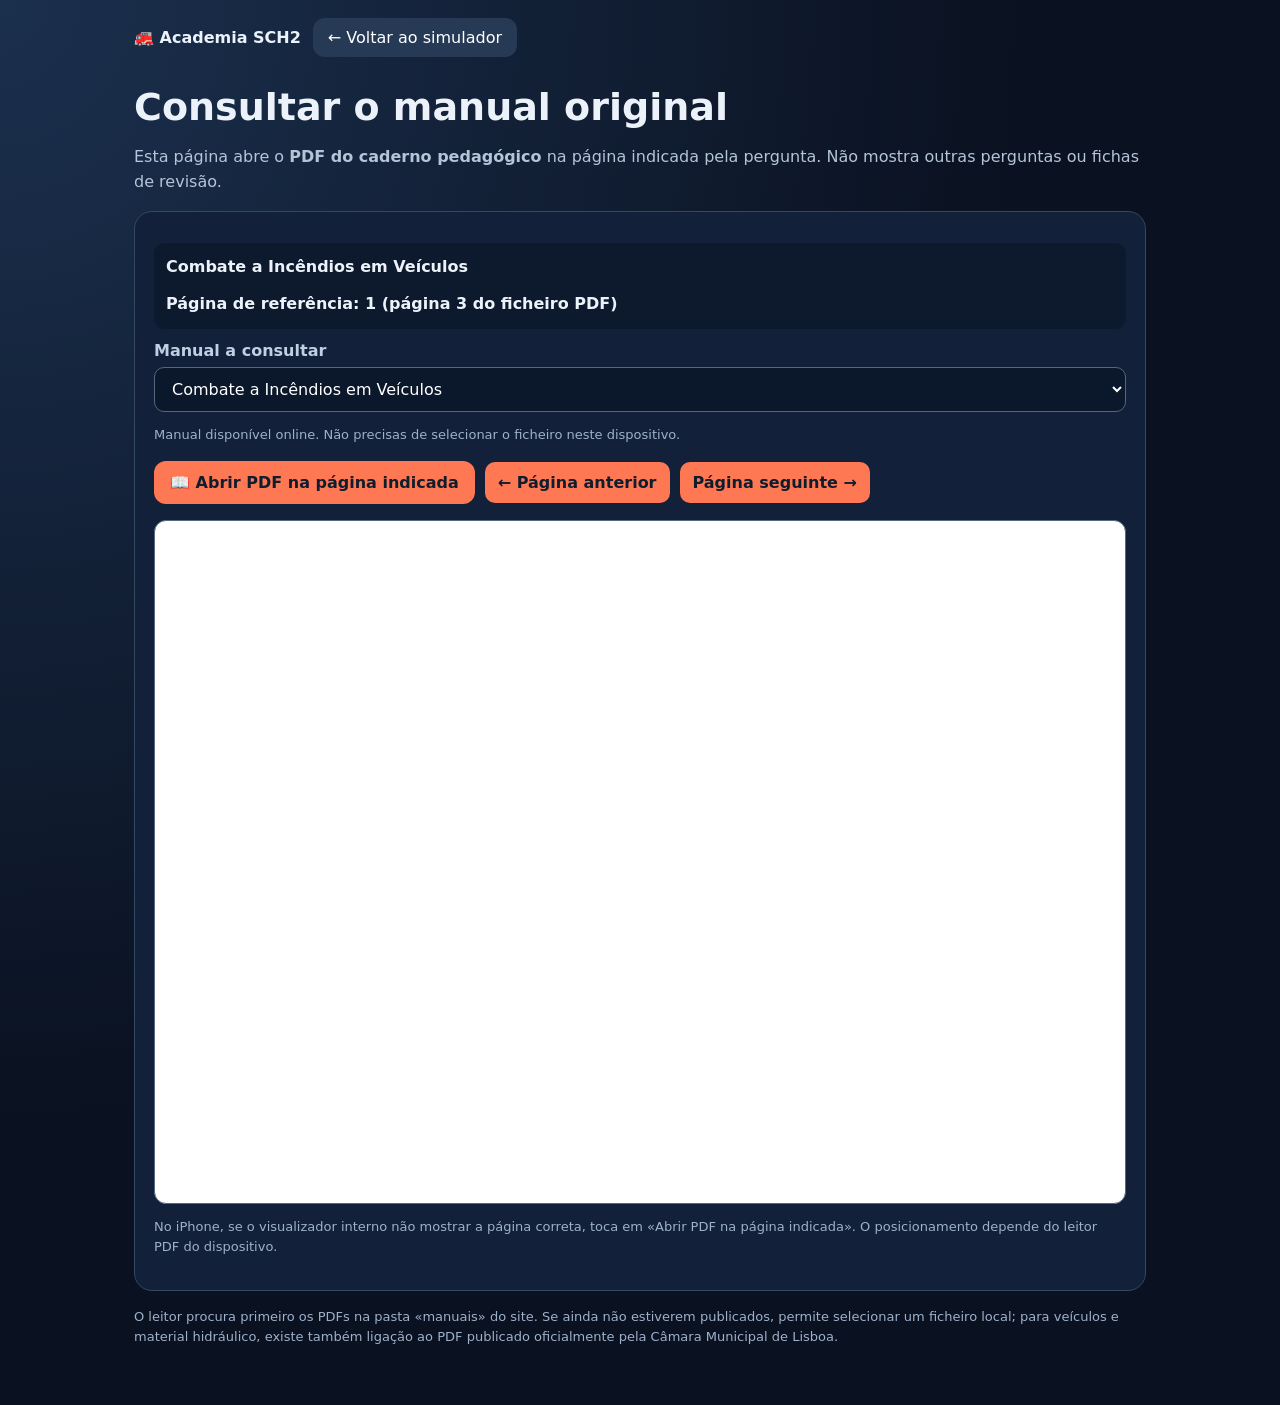
<file: manual.html>
<!doctype html><html lang="pt-PT"><head><meta charset="utf-8"><meta name="viewport" content="width=device-width,initial-scale=1">
<title>Consultar manual PDF — Academia SCH2</title>
<style>
:root{font-family:system-ui,-apple-system,BlinkMacSystemFont,"Segoe UI",sans-serif;color:#ecf2fa;background:#0a1120}*{box-sizing:border-box}
body{margin:0;background:radial-gradient(ellipse at 0 0,#1b304e,#0a1120 57%);min-height:100vh}
main{max-width:1040px;margin:auto;padding:18px 14px 45px}
header{display:flex;align-items:center;gap:12px;flex-wrap:wrap;margin-bottom:28px}
a{color:#add7ff} .back{padding:10px 15px;border-radius:12px;background:#263a56;color:#fff;text-decoration:none}
h1{font-size:clamp(25px,5vw,38px);margin:12px 0}p{color:#b4c5d8;line-height:1.55}
.panel{background:#122039;border:1px solid #334962;border-radius:18px;padding:19px;margin:16px 0}
.info{background:#0d192c;border-radius:11px;padding:12px;margin:12px 0;line-height:1.55}
small,.muted{font-size:13px;color:#9eb1ca}label{display:block;margin:12px 0 7px;color:#bfd0e2;font-weight:650}
select,input,button{font:inherit;border-radius:10px;padding:11px 13px}
select,input{background:#0b172a;color:#fff;border:1px solid #546780;max-width:100%;width:100%}
button,.primary{background:#ff7854;border:0;color:#101d2d;font-weight:750;cursor:pointer;text-decoration:none;display:inline-block}
.primary{padding:12px 16px;border-radius:12px}
.actions{display:flex;gap:10px;flex-wrap:wrap;align-items:center;margin:16px 0}
#viewer{display:block;background:#fff;width:100%;height:76vh;min-height:440px;border:1px solid #526981;border-radius:12px}
.hidden{display:none!important}.error{color:#ffb8ab} .ok{color:#9ce3b6}
@media(max-width:600px){#viewer{height:67vh;min-height:400px}.panel{padding:13px}}
</style></head><body><main>
<header><b>🚒 Academia SCH2</b><a href="index.html" class="back">← Voltar ao simulador</a></header>
<h1>Consultar o manual original</h1>
<p>Esta página abre o <strong>PDF do caderno pedagógico</strong> na página indicada pela pergunta. Não mostra outras perguntas ou fichas de revisão.</p>
<section class="panel">
<div class="info"><b id="subject">Matéria</b><p id="reference" class="muted"></p><b id="pageLabel">Página não identificada</b></div>
<label for="manual">Manual a consultar</label>
<select id="manual">
<option value="veiculos">Combate a Incêndios em Veículos</option>
<option value="ventilacao">Ventilação Operacional</option>
<option value="rurais">Combate a Incêndios Rurais e Florestais</option>
<option value="combate">Combate a Incêndios Urbanos</option>
<option value="sgo">Sistema de Gestão de Operações (até à p. 22)</option>
<option value="hidraulico">Manobras — Material Hidráulico (até à p. 94)</option>
<option value="relatorios">Elaboração de Relatórios e Documentação Técnica</option>
</select>
<div id="setup" class="hidden">
<p>Ainda não tens este manual associado neste dispositivo. Escolhe o PDF uma vez; ficará guardado <strong>localmente neste navegador</strong> para as próximas consultas.</p>
<label for="file">Selecionar manual em PDF</label>
<input id="file" type="file" accept=".pdf,application/pdf">
</div>
<p id="status" aria-live="polite" class="muted">A verificar manual...</p>
<div id="reader" class="hidden">
<div class="actions"><a id="open" class="primary" target="_blank" rel="noopener">📖 Abrir PDF na página indicada</a><button id="replace" type="button">Trocar PDF deste manual</button><button id="prev" type="button">← Página anterior</button><button id="next" type="button">Página seguinte →</button></div>
<iframe id="viewer" title="Manual PDF na página selecionada"></iframe>
<p class="muted">No iPhone, se o visualizador interno não mostrar a página correta, toca em «Abrir PDF na página indicada». O posicionamento depende do leitor PDF do dispositivo.</p>
</div>
</section>
<p class="muted">O leitor procura primeiro os PDFs na pasta «manuais» do site. Se ainda não estiverem publicados, permite selecionar um ficheiro local; para veículos e material hidráulico, existe também ligação ao PDF publicado oficialmente pela Câmara Municipal de Lisboa.</p>
<script>
(()=>{
'use strict';
const $=id=>document.getElementById(id);
const names={veiculos:'Combate a Incêndios em Veículos',ventilacao:'Ventilação Operacional',rurais:'Incêndios Rurais e Florestais',combate:'Incêndios Urbanos',sgo:'Sistema de Gestão de Operações',hidraulico:'Material Hidráulico',relatorios:'Elaboração de Relatórios'};
const params=new URLSearchParams(location.search);const requested=params.get('topic');const startPage=Number(params.get('page'));let page=Number.isInteger(startPage)&&startPage>0?startPage:1;let url=null;let db=null;
const database='academia-sch2-manuais',store='pdf';
const hosted={"veiculos":"manuais/Manual_de_combate_a_incendios_em_veiculos.pdf","ventilacao":"manuais/Caderno%20pedag%C3%B3gico_Ventila%C3%A7%C3%A3o%20operacional_Curso%20de%20promo%C3%A7%C3%A3o_SCH2.pdf","rurais":"manuais/Caderno%20pedag%C3%B3gico_Opera%C3%A7%C3%B5es%20de%20Combate%20a%20Inc%C3%AAndios%20rurais%20e%20florestais_Curso%20de%20promo%C3%A7%C3%A3o%20SCh2.pdf","combate":"manuais/Caderno%20Pedag%C3%B3gico_Opera%C3%A7%C3%B5es%20de%20Combate%20a%20Inc%C3%AAndios%20urbanos_Curso%20de%20promo%C3%A7%C3%A3o_SCh2.pdf","sgo":"manuais/Caderno%20Pedag%C3%B3gico_SISTEMA%20DE%20GEST%C3%83O%20DE%20OPERA%C3%87%C3%95ES__SCh2_EXTERNO.pdf","hidraulico":"manuais/Manual_de_manobras_material_hidraulico_N9.pdf","relatorios":"manuais/Caderno%20Pedag%C3%B3gico_Elabora%C3%A7%C3%A3o%20de%20Relat%C3%B3rios%20e%20outra%20Documenta%C3%A7%C3%A3o%20T%C3%A9cnica_SCh2_Externo.pdf"};
const official={
veiculos:'https://www.lisboa.pt/fileadmin/informacao/publicacoes/seguran%C3%A7a_preven%C3%A7%C3%A3o/Manual_de_combate_a_incendios_em_veiculos.pdf',
hidraulico:'https://www.lisboa.pt/fileadmin/informacao/publicacoes/seguran%C3%A7a_preven%C3%A7%C3%A3o/Manual_de_manobras_material_hidraulico_N9.pdf'};

const setStatus=(s,fail=false)=>{$('status').textContent=s;$('status').className=fail?'error':'muted'};
function openDB(){return new Promise((resolve,reject)=>{if(!('indexedDB' in window)){reject(Error('Armazenamento local indisponível'));return}const req=indexedDB.open(database,1);req.onupgradeneeded=()=>{if(!req.result.objectStoreNames.contains(store))req.result.createObjectStore(store)};req.onsuccess=()=>resolve(req.result);req.onerror=()=>reject(req.error)})}
function tx(key,write,data){return new Promise((resolve,reject)=>{const trans=db.transaction(store,write?'readwrite':'readonly');const req=write?trans.objectStore(store).put(data,key):trans.objectStore(store).get(key);req.onsuccess=()=>resolve(req.result);req.onerror=()=>reject(req.error);trans.onerror=()=>reject(trans.error)})}
function physicalPage(){return page+($('manual').value==='hidraulico'?1:$('manual').value==='veiculos'?2:0)}
function updateLabel(){$('subject').textContent=names[$('manual').value]||'Manual';$('reference').textContent=params.get('source')||'';$('pageLabel').textContent='Página de referência: '+page+( $('manual').value==='hidraulico'||$('manual').value==='veiculos'?' (página '+physicalPage()+' do ficheiro PDF)':'')}
function showHostedPdf(address){if(url&&url.startsWith('blob:'))URL.revokeObjectURL(url);url=address;$('reader').classList.remove('hidden');$('setup').classList.add('hidden');$('replace').classList.add('hidden');goPage();setStatus('Manual disponível online. Não precisas de selecionar o ficheiro neste dispositivo.')}
function showPdf(blob){$('replace').classList.remove('hidden');if(url)URL.revokeObjectURL(url);url=URL.createObjectURL(blob);$('reader').classList.remove('hidden');$('setup').classList.add('hidden');goPage();setStatus('Manual disponível neste dispositivo.')}
function goPage(){updateLabel();if(!url)return;const target=url+'#page='+physicalPage();$('viewer').src=target;$('open').href=target}
async function load(){updateLabel();$('reader').classList.add('hidden');$('file').value='';
const key=$('manual').value;
if(hosted[key]){
  try{const response=await fetch(hosted[key],{method:'HEAD',cache:'no-store'});if(response.ok){showHostedPdf(hosted[key]);return}}catch(e){}
  if(official[key]){showHostedPdf(official[key]);setStatus('O PDF está acessível no site oficial do Regimento. A cópia na Academia ainda não está disponível.');return;}
}
try{if(!db)db=await openDB();const saved=await tx($('manual').value,false);if(saved&&saved.blob){showPdf(saved.blob);return}if(url){URL.revokeObjectURL(url);url=null}$('setup').classList.remove('hidden');setStatus('Seleciona o PDF para ativar a abertura direta neste dispositivo.')}catch(err){$('setup').classList.remove('hidden');setStatus('Não foi possível aceder ao armazenamento do navegador. Podes abrir o PDF nesta sessão, mas poderá não ficar guardado.',true)}}
$('file').addEventListener('change',async()=>{const file=$('file').files&&$('file').files[0];if(!file)return;if(file.type!=='application/pdf'&&!/\.pdf$/i.test(file.name)){setStatus('Seleciona um ficheiro PDF válido.',true);return}try{if(!db)db=await openDB();await tx($('manual').value,true,{name:file.name,blob:file,date:Date.now()});setStatus('PDF associado: '+file.name);showPdf(file)}catch(e){showPdf(file);setStatus('PDF aberto, mas não foi possível guardá-lo permanentemente neste navegador.',true)}});
$('manual').addEventListener('change',()=>{page=1;load()});$('replace').addEventListener('click',()=>{$('setup').classList.remove('hidden');$('file').value='';$('file').focus()});
$('prev').addEventListener('click',()=>{page=Math.max(1,page-1);goPage()});$('next').addEventListener('click',()=>{page++;goPage()});
if(requested&&names[requested])$('manual').value=requested;load();
})();
</script></main></body></html>
</file>
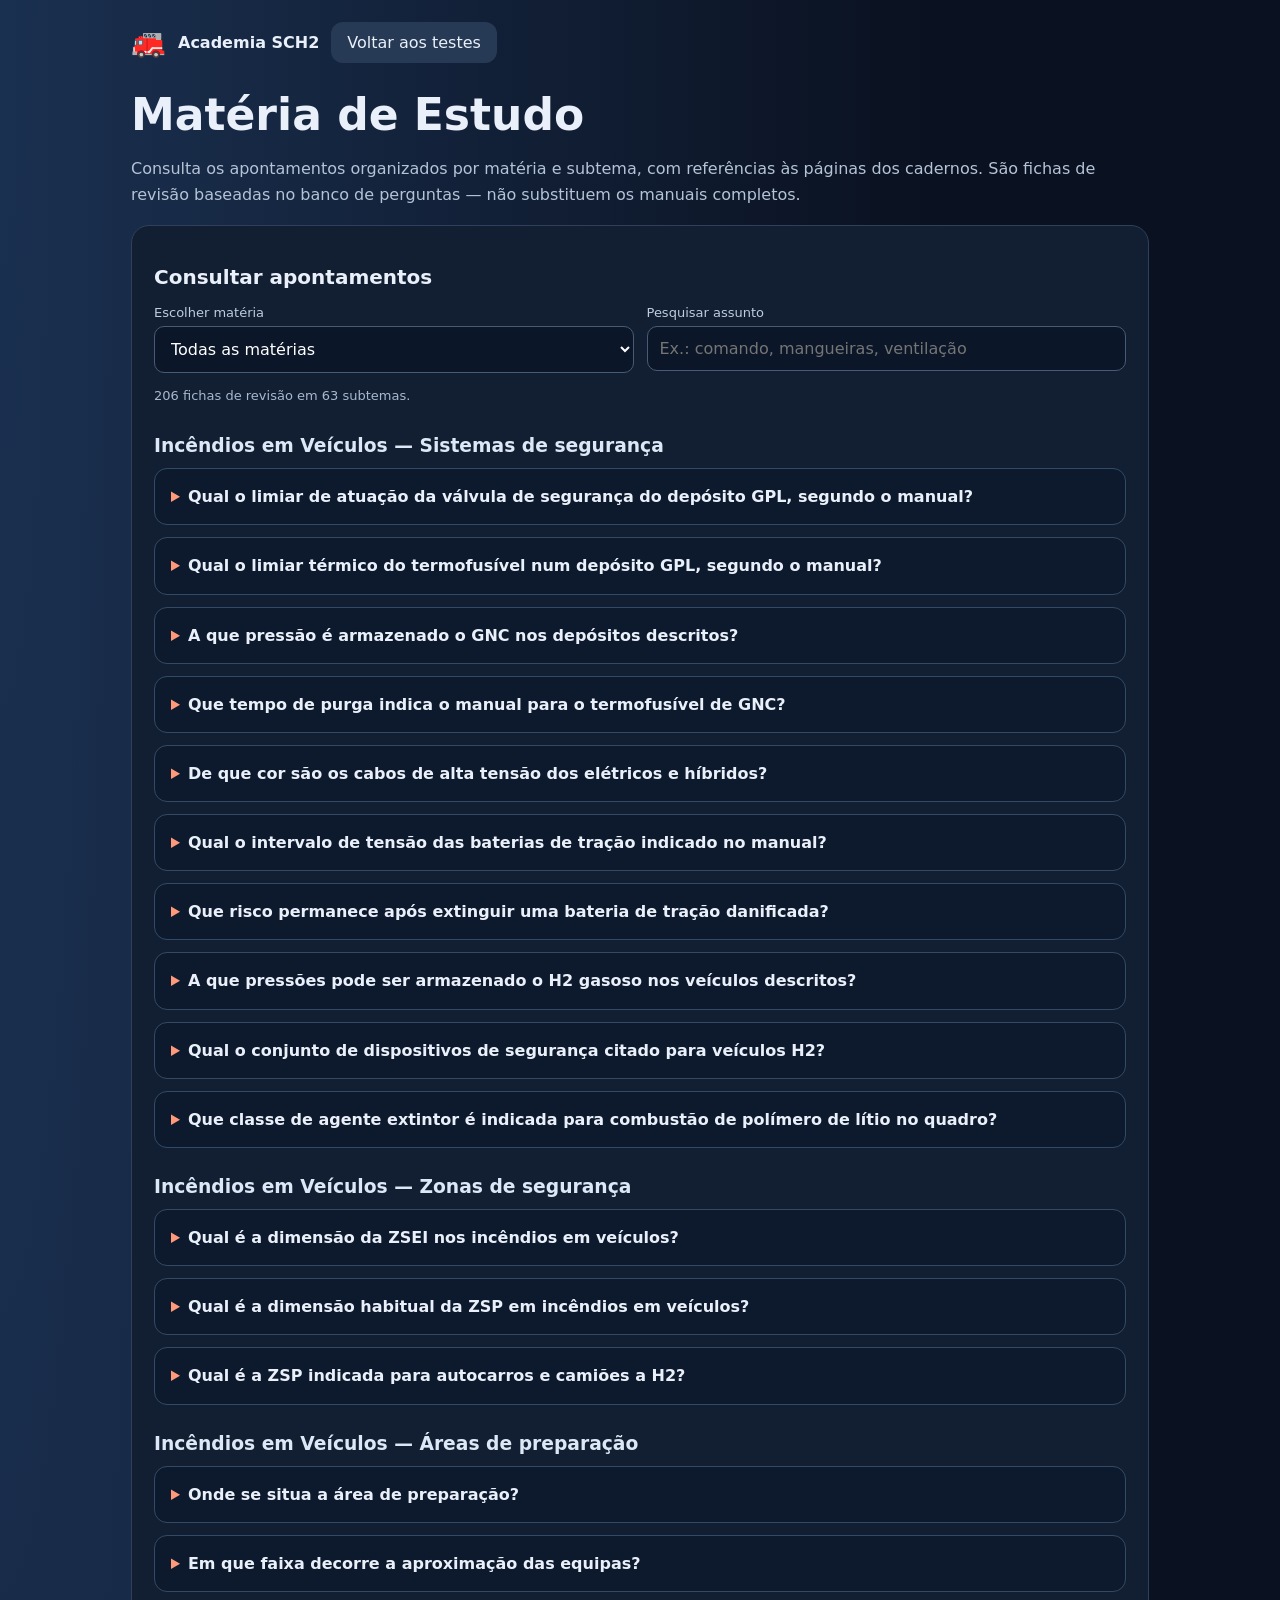
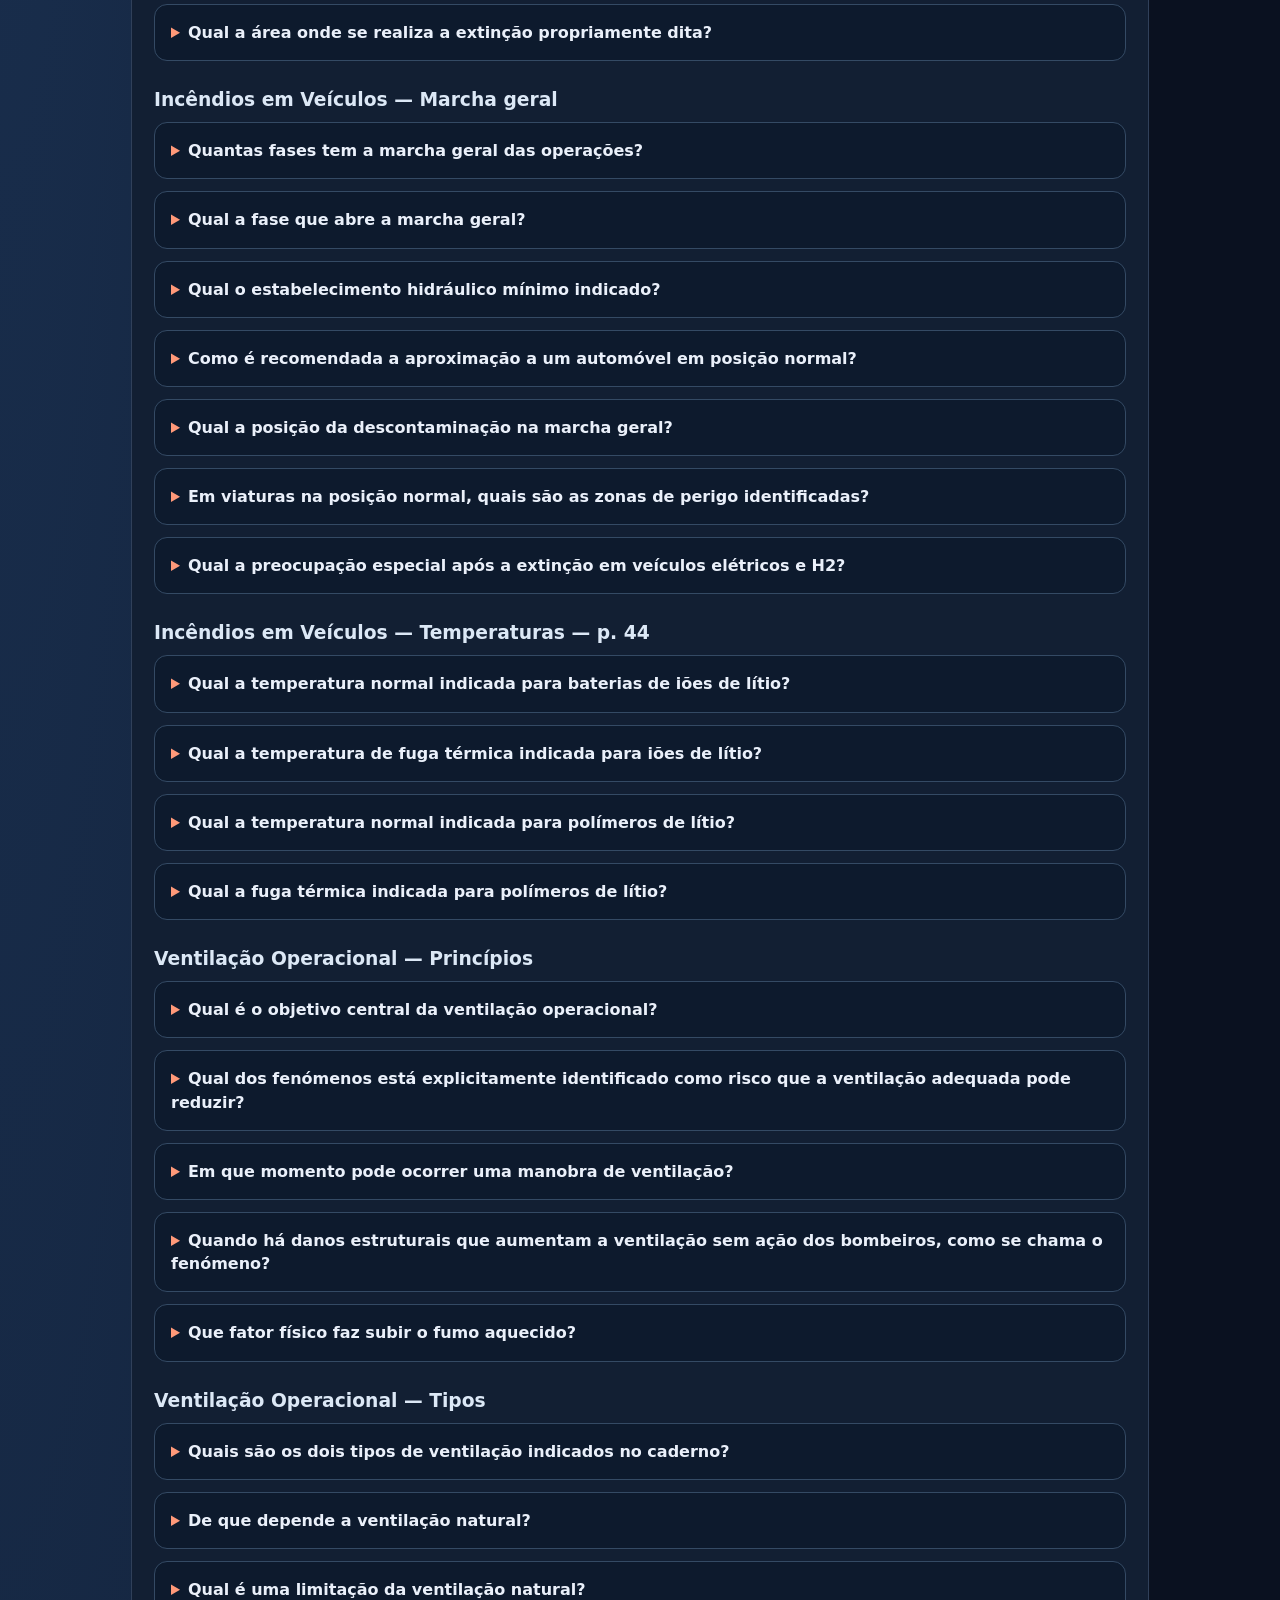
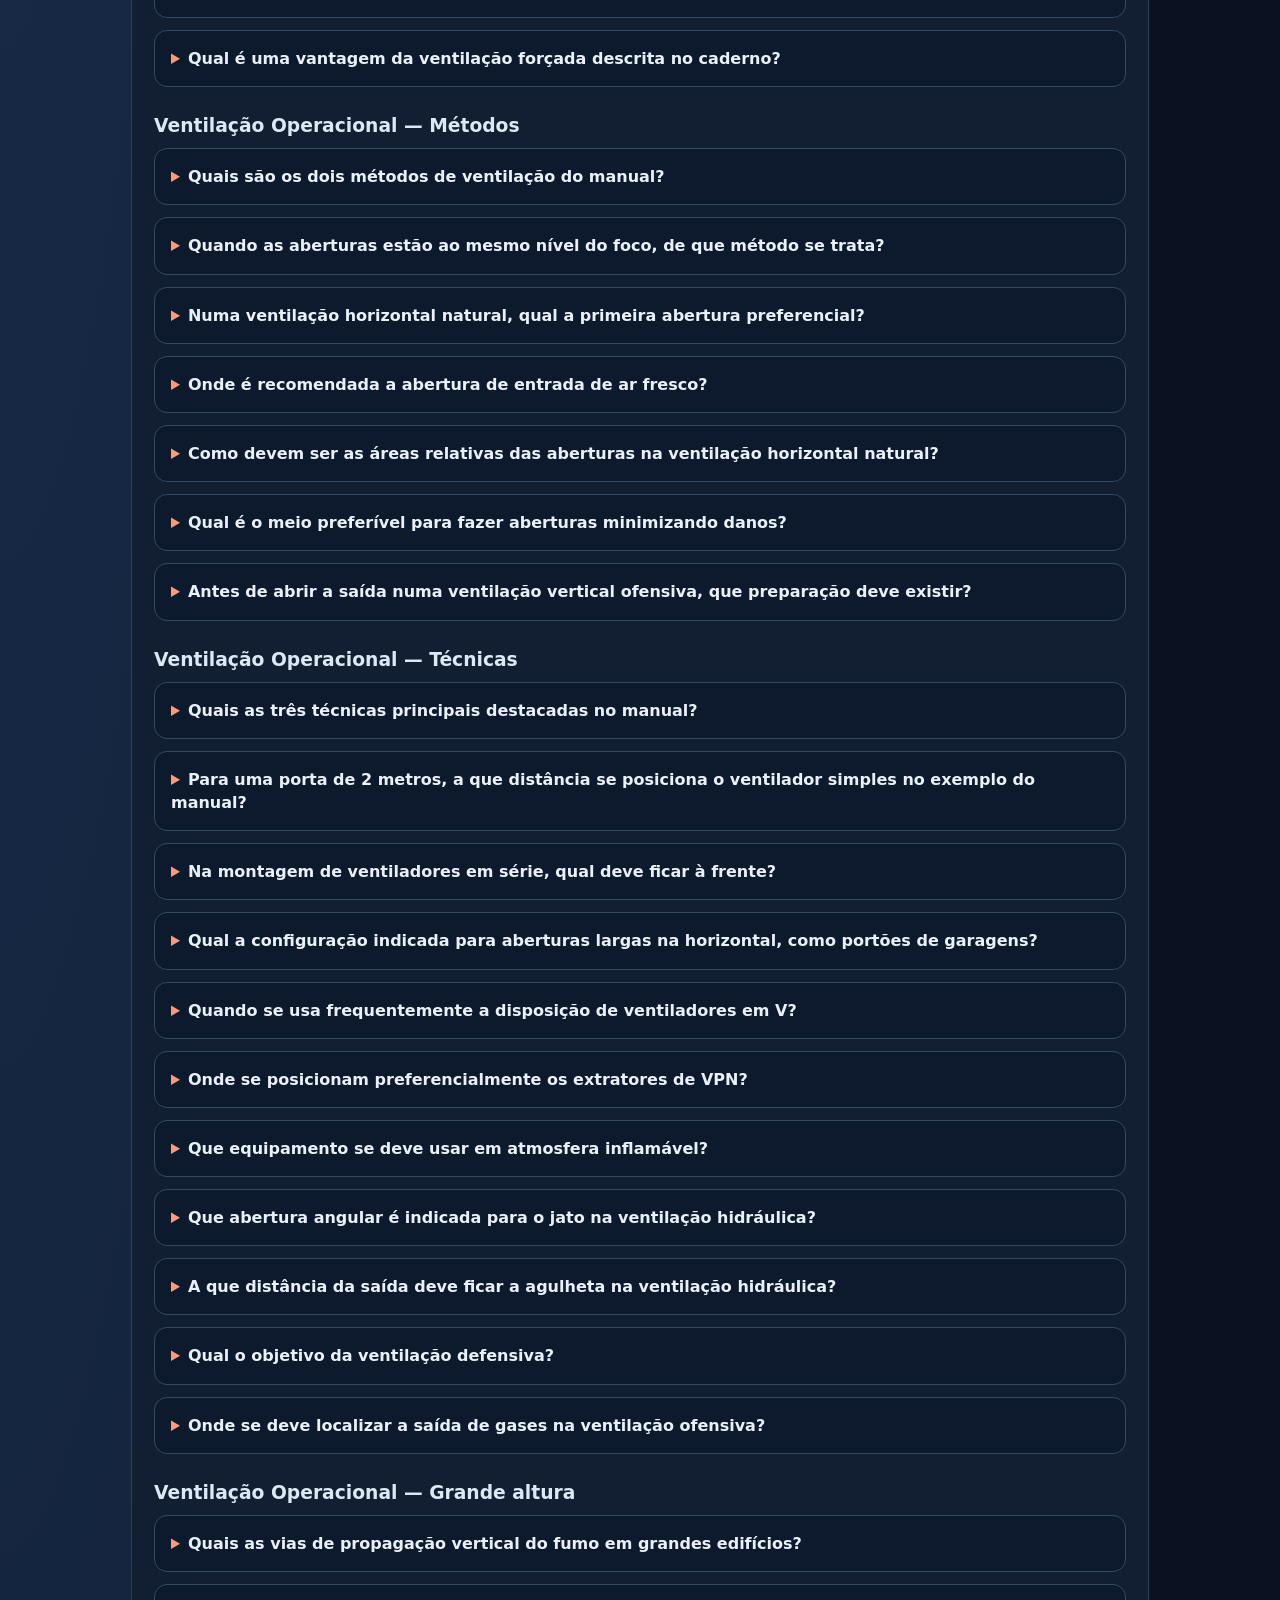
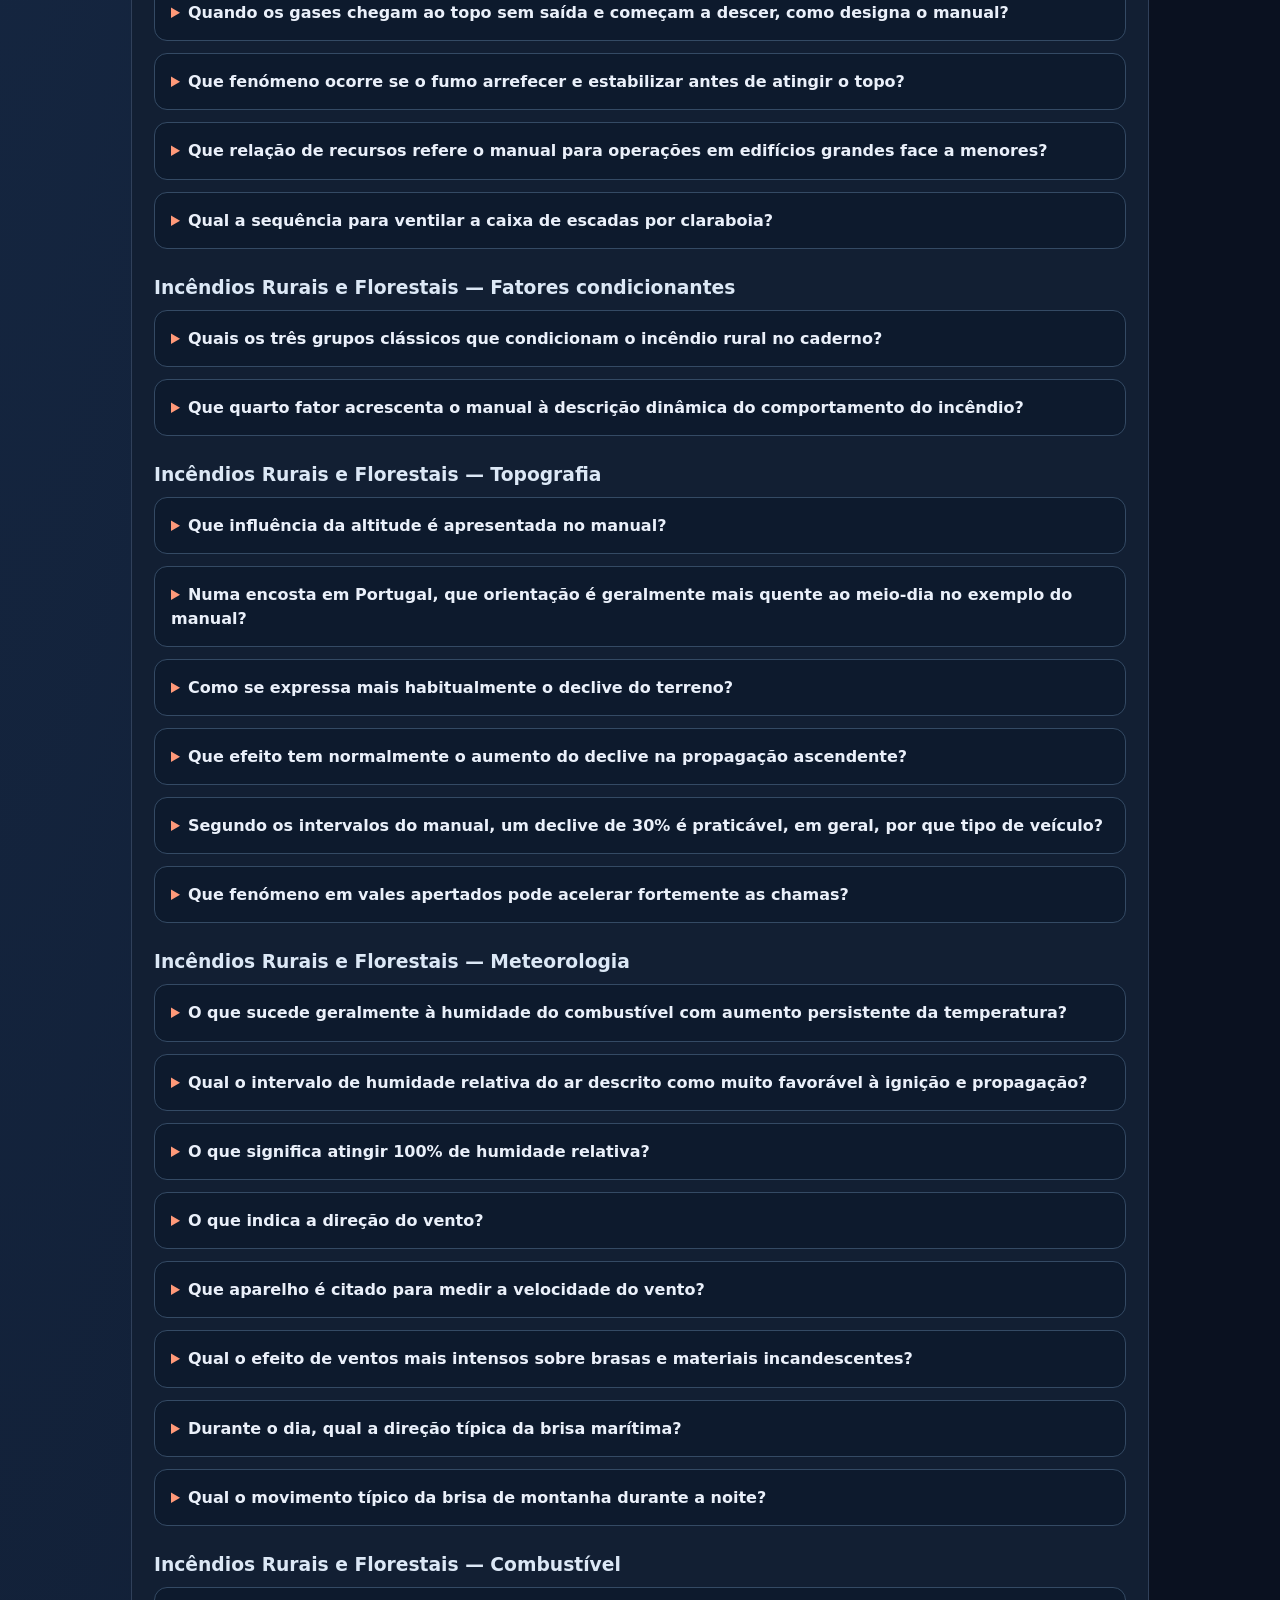
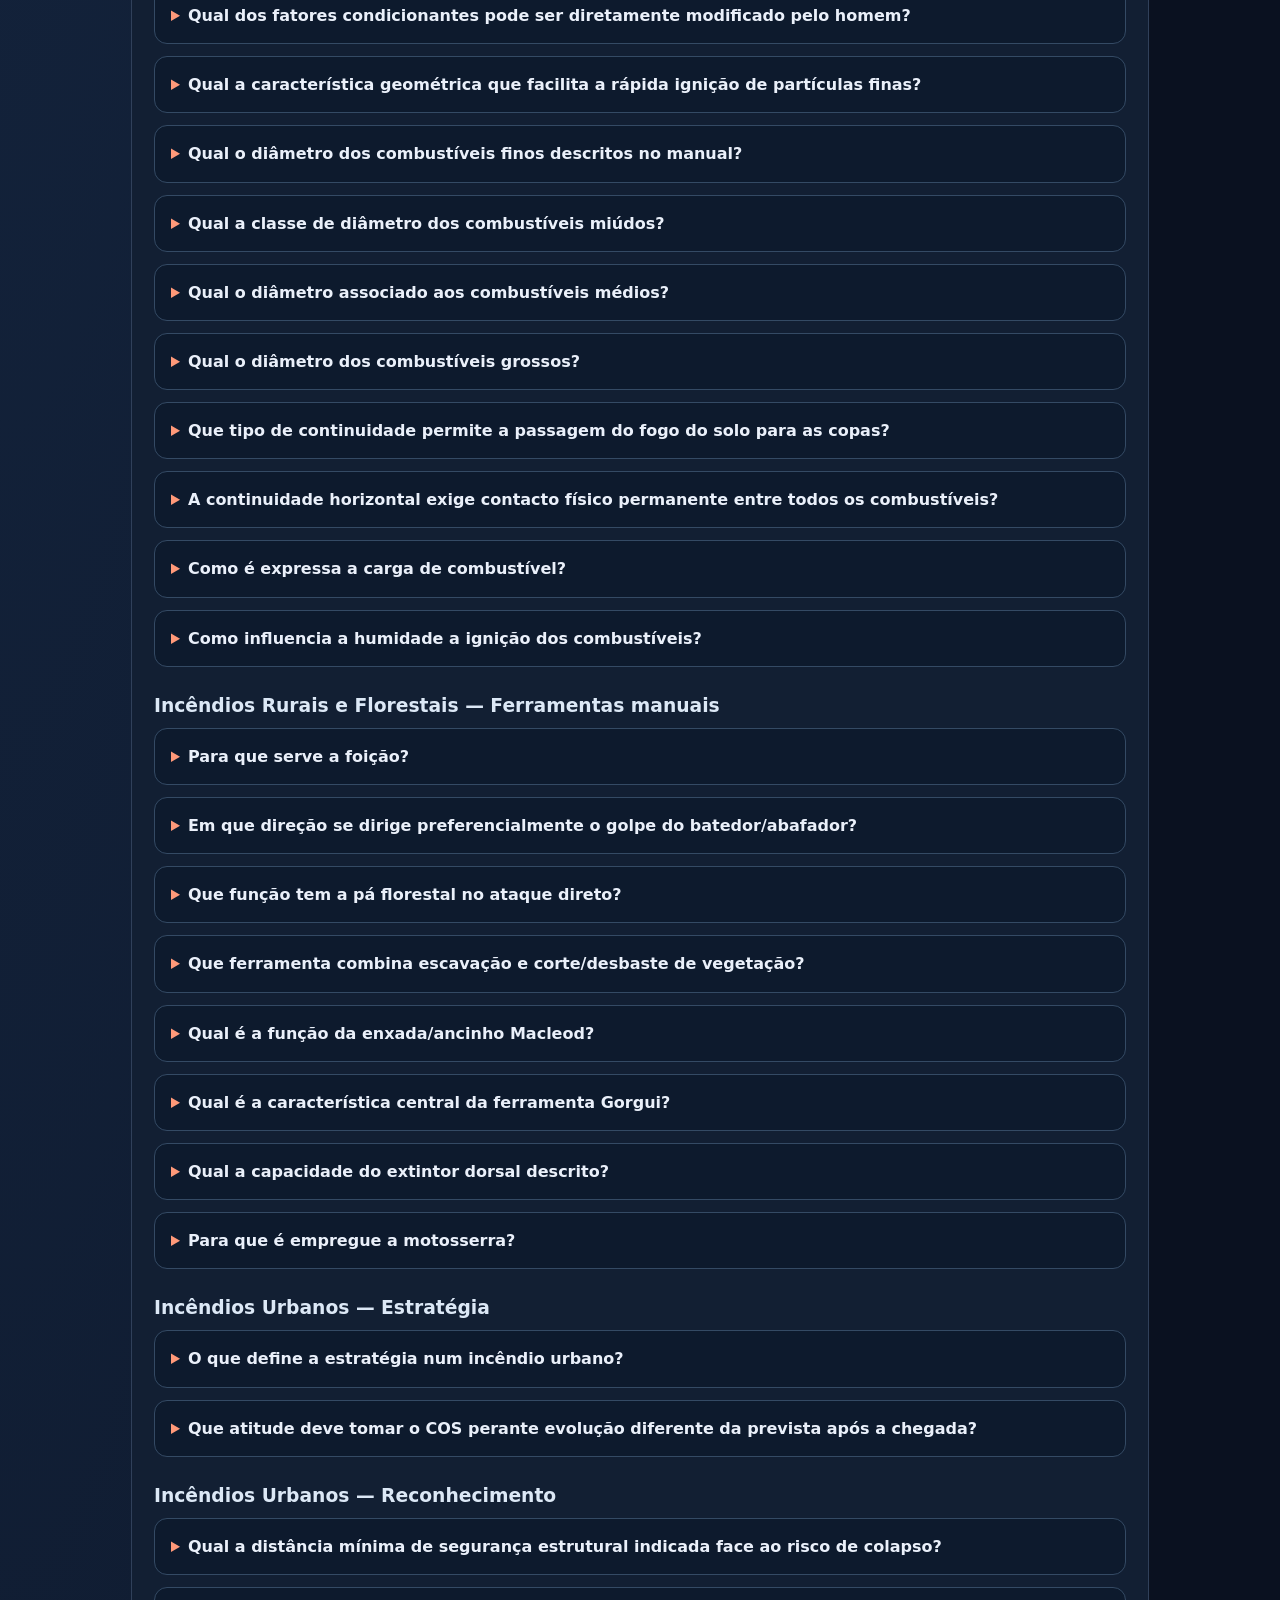
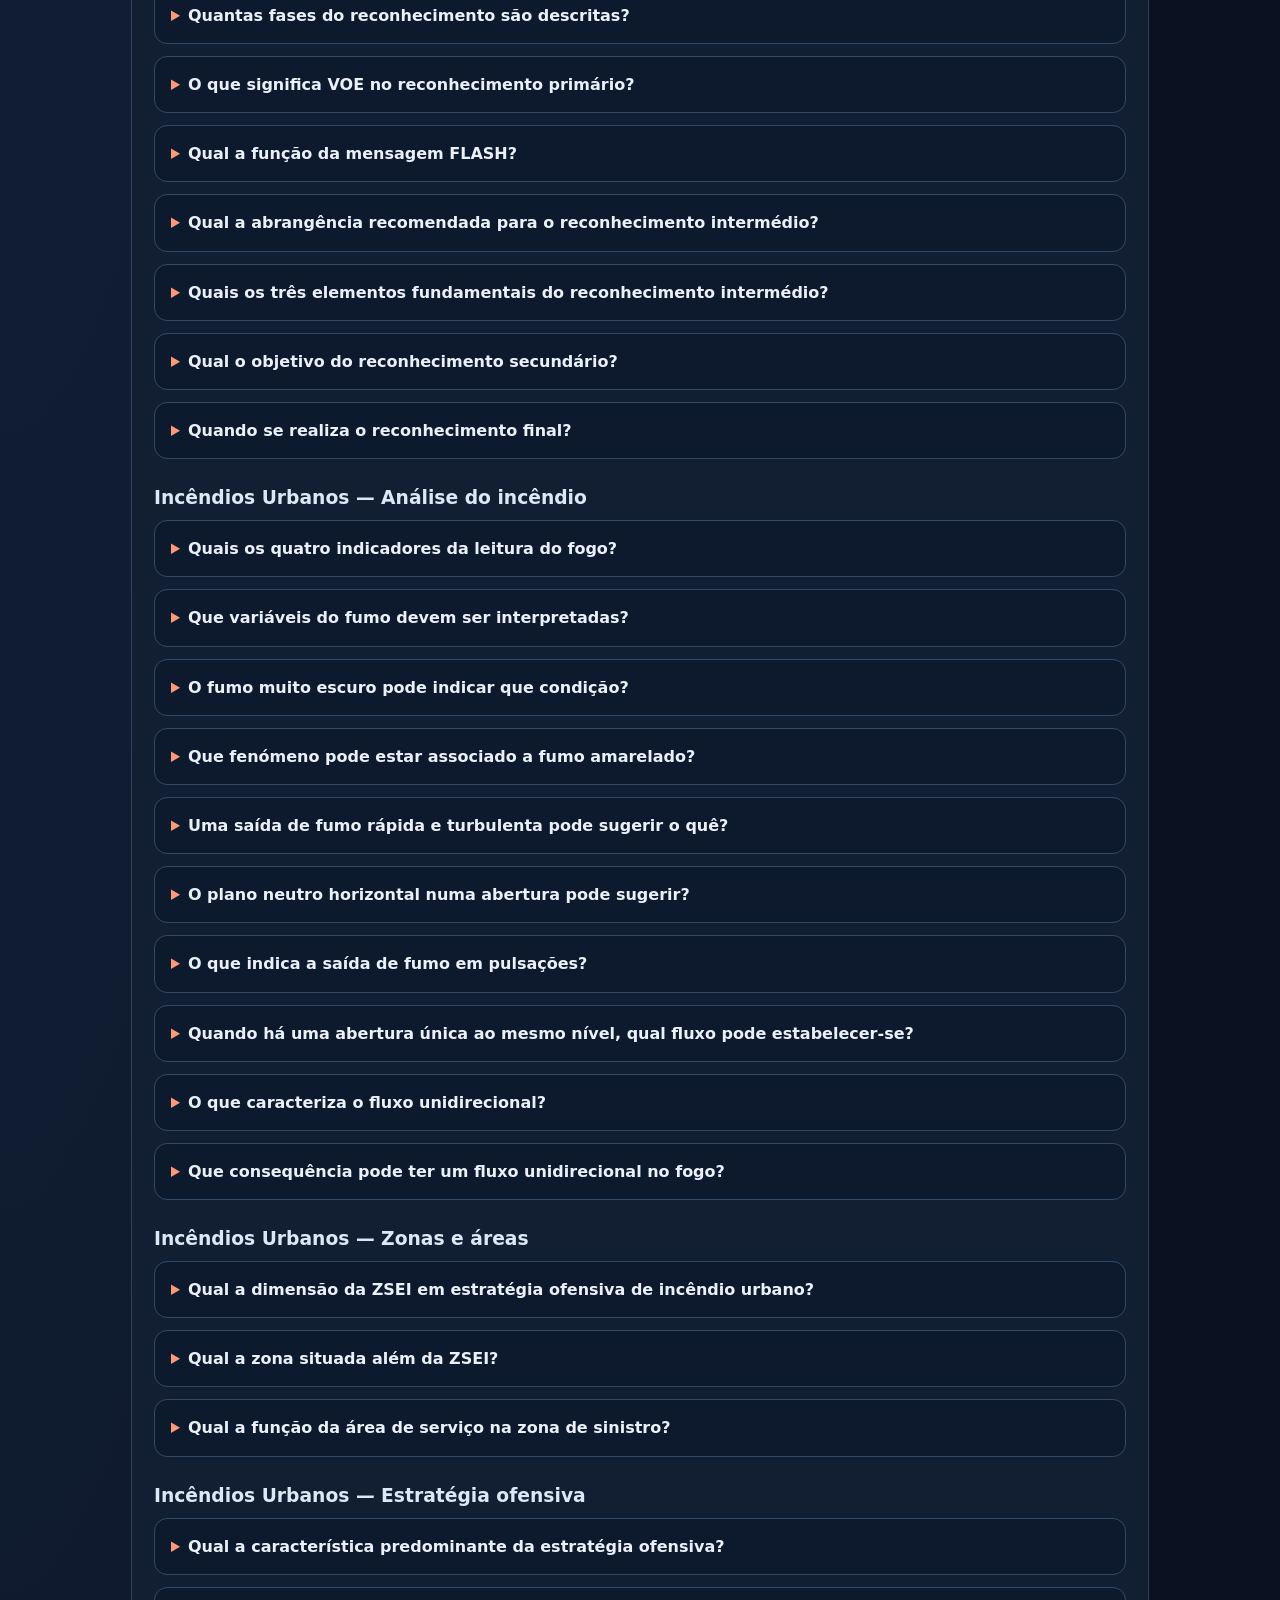
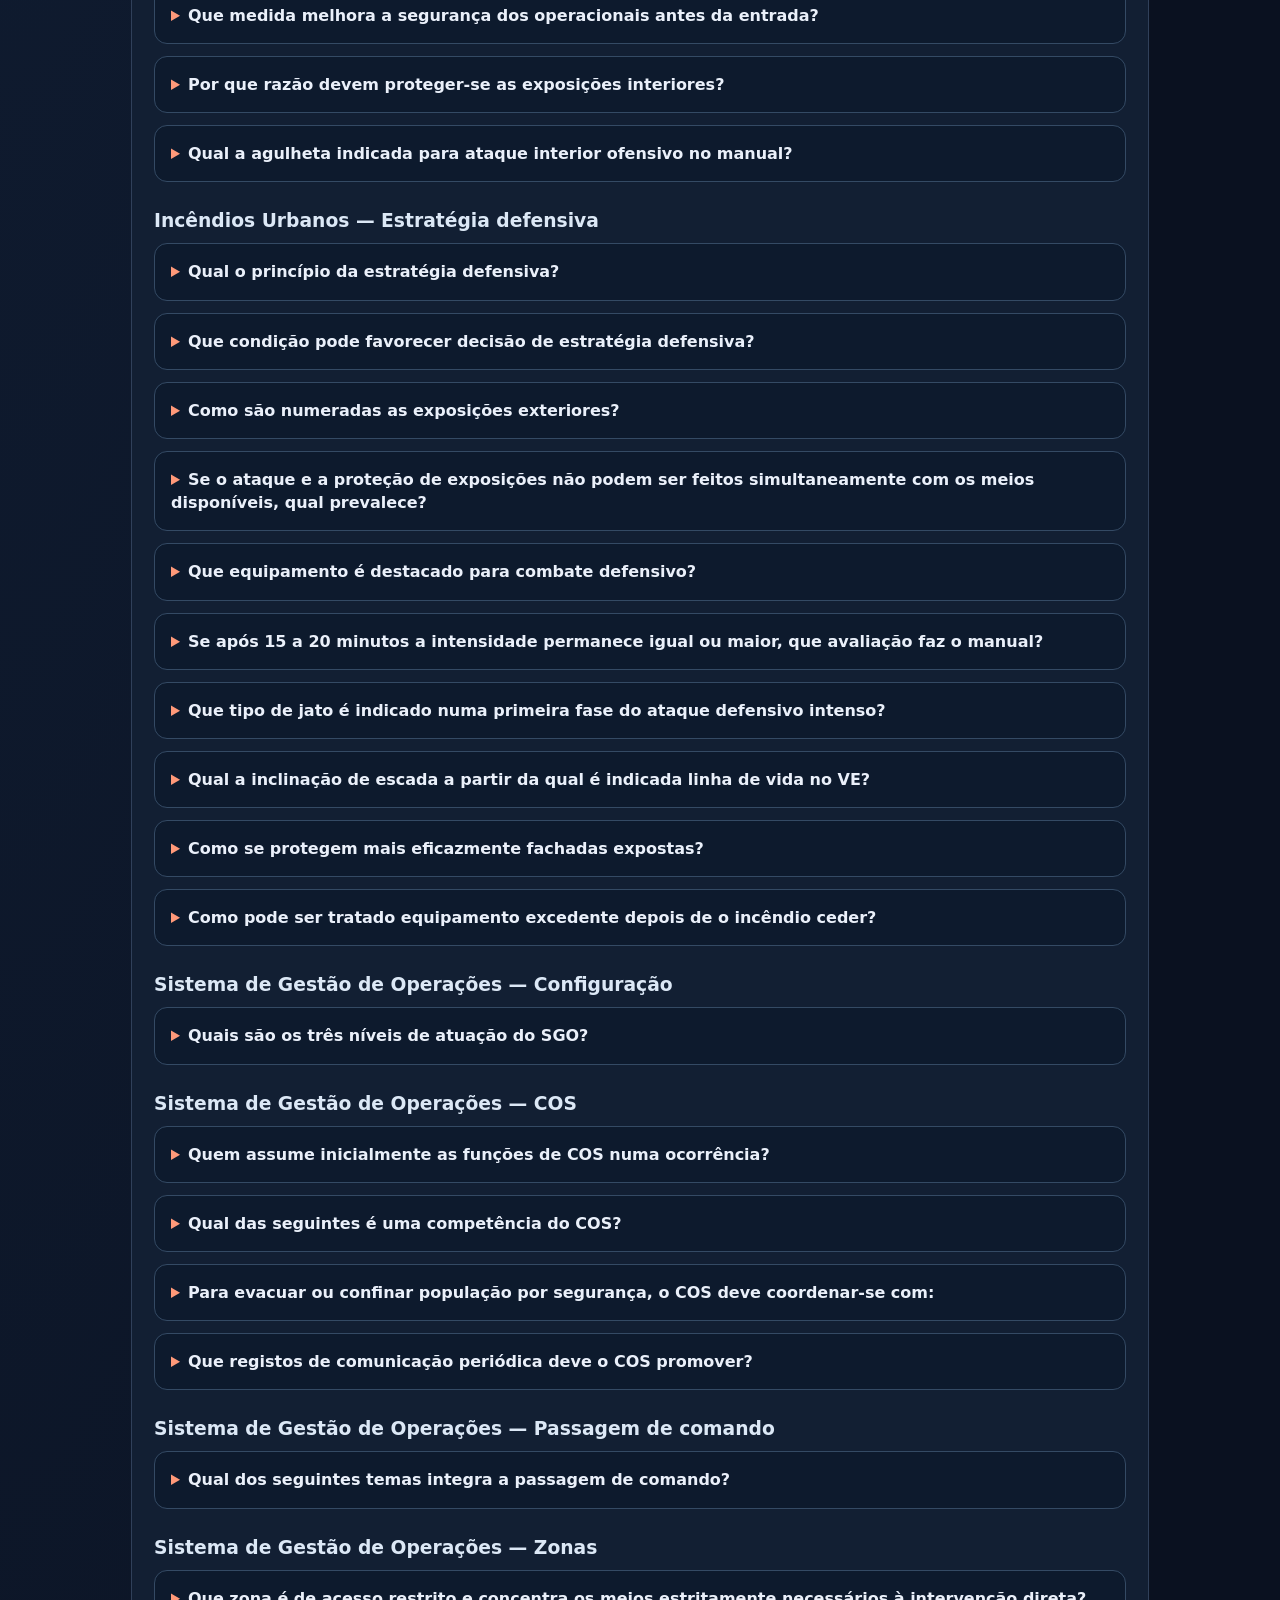
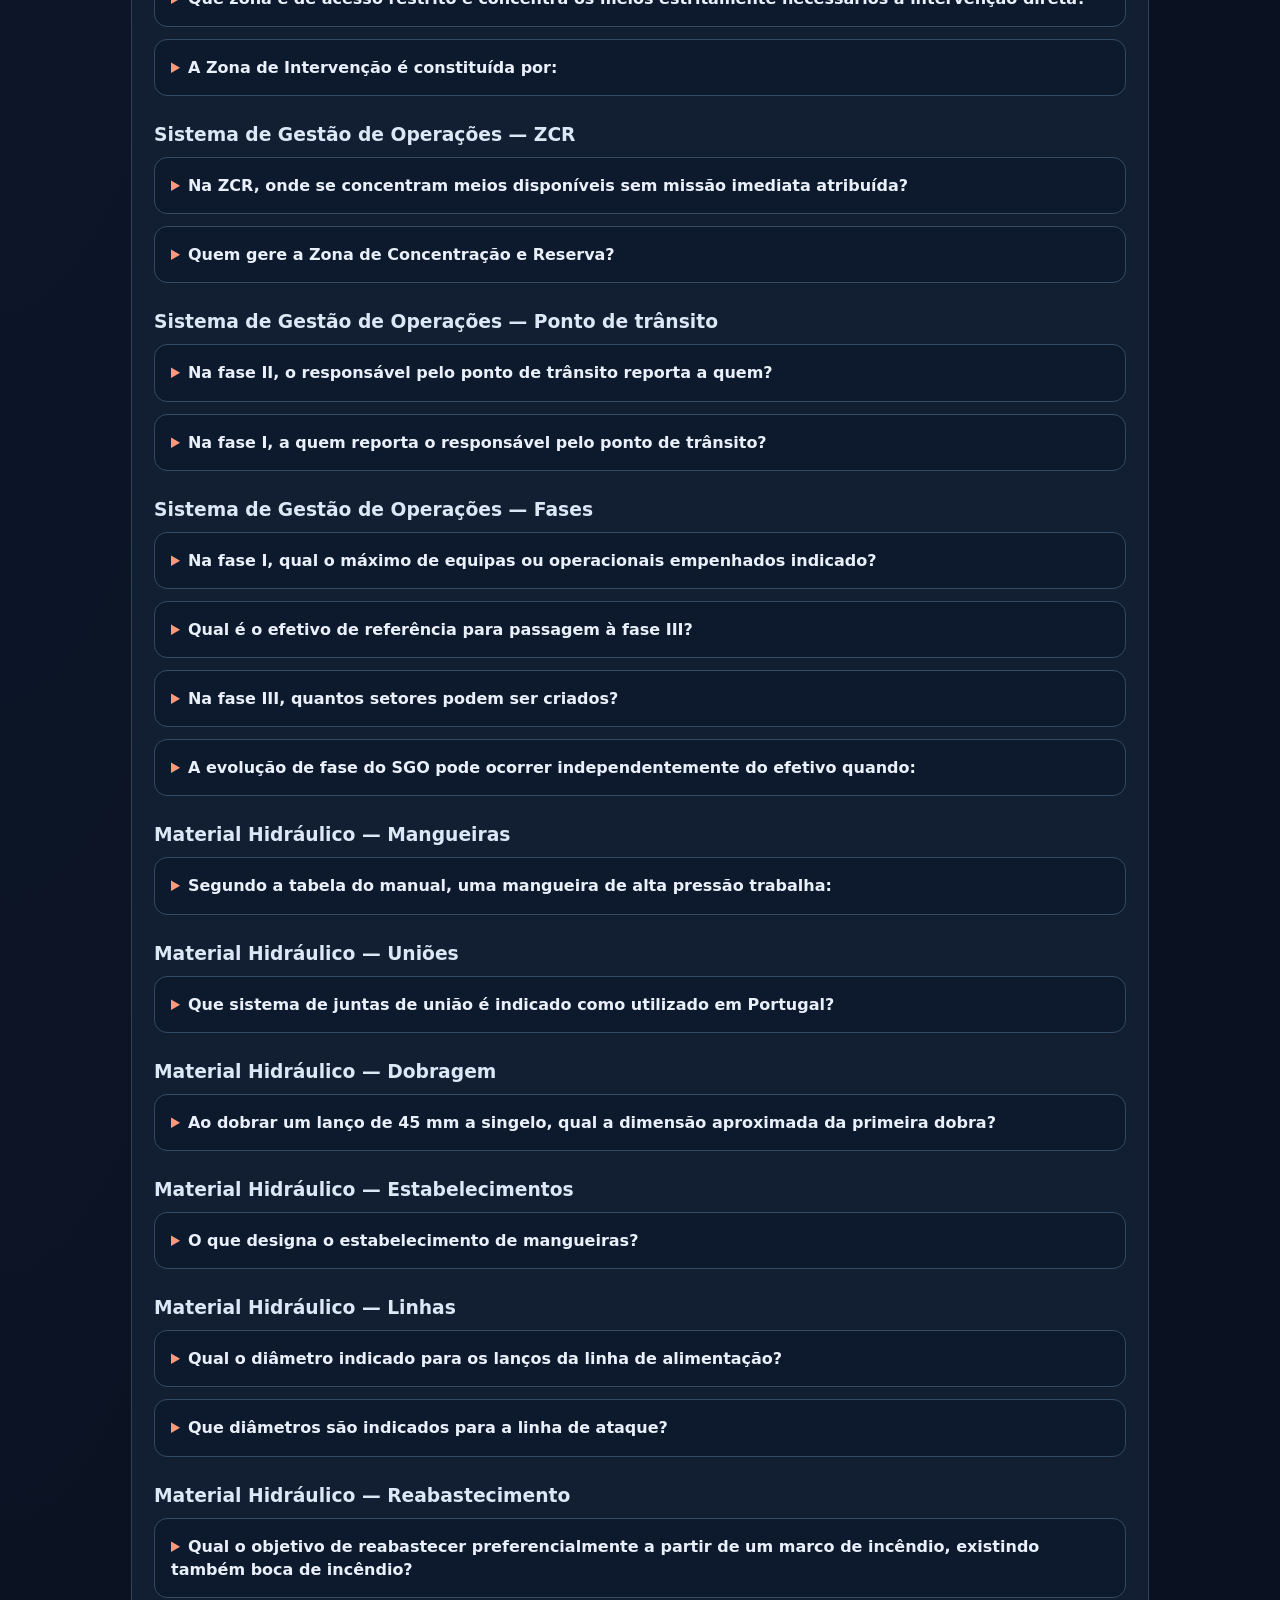
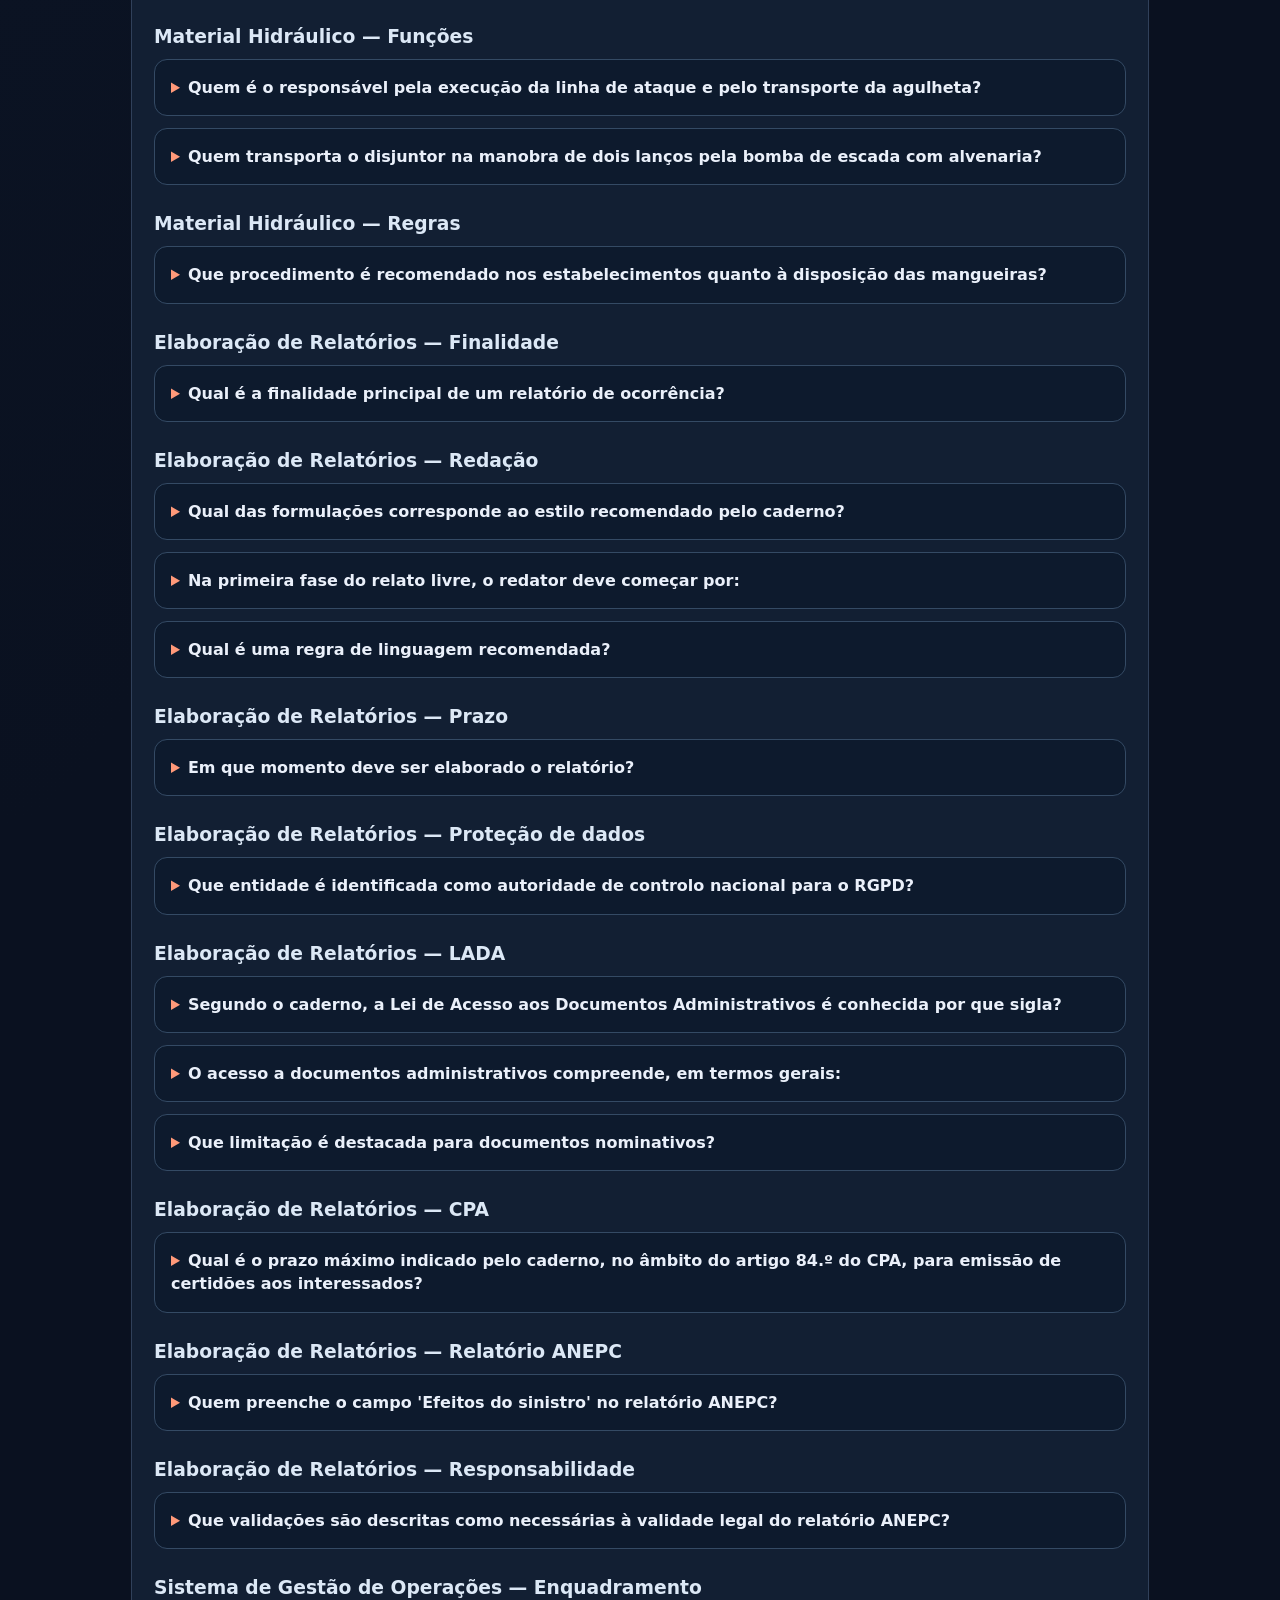
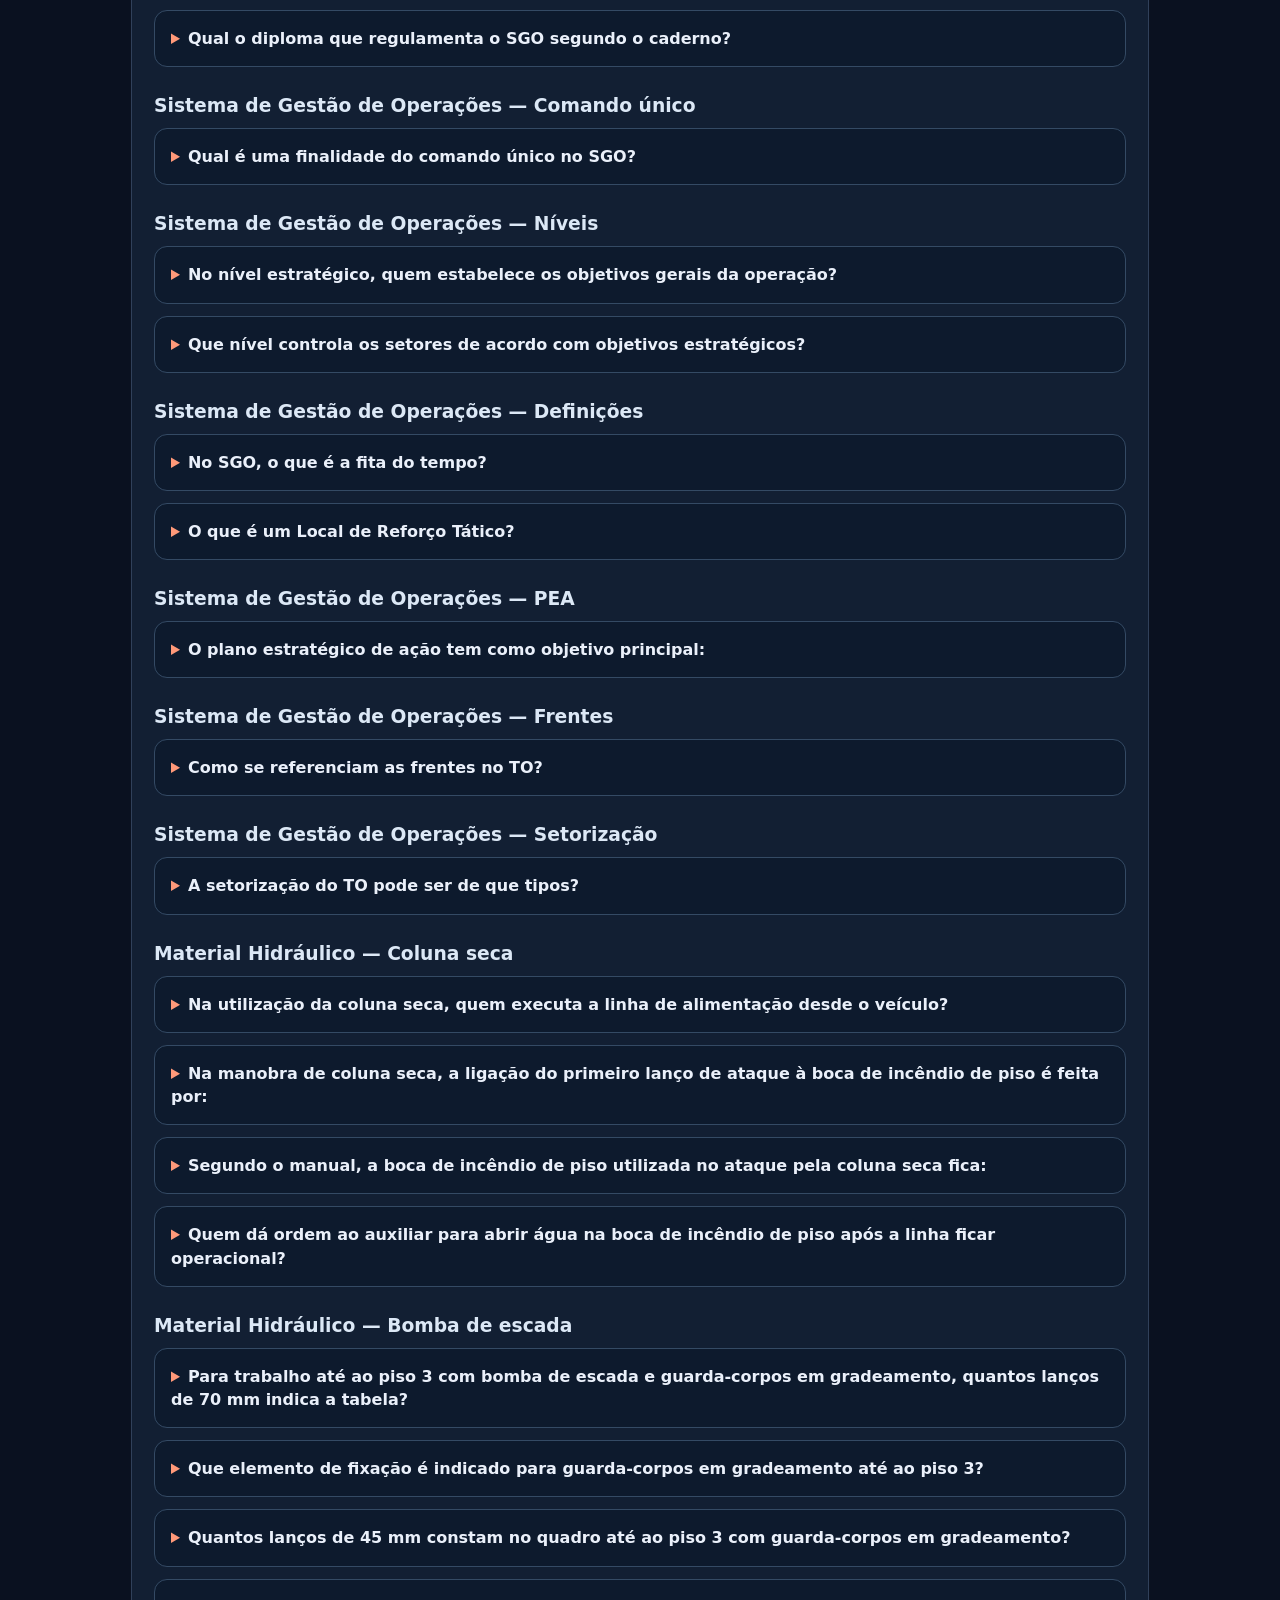
<file: materia.html>
<!doctype html>
<html lang="pt-PT"><head><meta charset="utf-8"><meta name="viewport" content="width=device-width,initial-scale=1">
<title>Matéria de Estudo — Academia SCH2</title>
<style>
:root{font-family:system-ui,-apple-system,Segoe UI,sans-serif;color:#eaf0fa;background:#0a1120}*{box-sizing:border-box}
body{margin:0;background:radial-gradient(ellipse at top left,#1a3050,#0a1120 52%);min-height:100vh}
main{max-width:1050px;margin:auto;padding:22px 16px 55px}a{color:#9cceff}header{display:flex;align-items:center;gap:12px;flex-wrap:wrap}h1{font-size:clamp(26px,5vw,44px);margin:26px 0 10px}h2{font-size:20px}p{color:#b4c3d6;line-height:1.6}
.panel{background:#121f33;border:1px solid #30405a;border-radius:18px;padding:22px;margin:18px 0}
.controls{display:grid;grid-template-columns:1fr 1fr;gap:13px}label{display:block;color:#bdcce0;font-size:13px;margin-bottom:6px}
select,input{width:100%;font:inherit;background:#0b1628;color:white;border:1px solid #485b76;padding:12px;border-radius:10px}
button,.nav{background:#ff704b;border:0;border-radius:12px;padding:11px 16px;color:#162033;font-weight:800;text-decoration:none;cursor:pointer;font:inherit}
.nav{background:#273a55;color:#eaf0fa;display:inline-block}
.muted{color:#a8b8ce;font-size:13px}.outline{border:1px solid #344a64;border-radius:13px;padding:16px;margin:12px 0;background:#0d1a2d}
summary{cursor:pointer;font-weight:700;line-height:1.45}summary::marker{color:#ff9979}
.answer{color:#6be5b0;font-weight:700;margin:12px 0 4px}.reference{color:#a6bdd9;font-size:12px}
.tag{font-size:12px;color:#ffad98;font-weight:700;letter-spacing:.05em}#groups h3{color:#dce8f6;margin:28px 0 8px}
#pdfview{width:100%;height:70vh;border:1px solid #455873;border-radius:12px;background:#fff}
.hidden{display:none}#empty{display:none}.note{border-left:3px solid #ed9c65;padding-left:12px}
@media(max-width:640px){.controls{grid-template-columns:1fr}.panel{padding:15px}#pdfview{height:62vh}}
</style></head><body><main>
<header><span style="font-size:28px">🚒</span><b>Academia SCH2</b><a class="nav" href="index.html">Voltar aos testes</a></header>
<h1>Matéria de Estudo</h1>
<p>Consulta os apontamentos organizados por matéria e subtema, com referências às páginas dos cadernos. São fichas de revisão baseadas no banco de perguntas — não substituem os manuais completos.</p>
<section class="panel hidden" id="specific-review" style="border-color:#4a819b">
<div class="tag">REVISÃO DE RESPOSTA</div>
<h2 id="review-title">Pergunta a rever</h2>
<p id="review-question" style="color:#edf4ff;font-weight:650"></p>
<p class="answer" id="review-answer"></p>
<p id="review-explanation"></p>
<p class="reference" id="review-source"></p>
<p class="note muted" id="review-page"></p>
<a class="nav" href="#pdf-section">Selecionar o manual PDF para consultar a página indicada</a>
</section>
<section class="panel">
<h2>Consultar apontamentos</h2>
<div class="controls">
<div><label for="topic">Escolher matéria</label><select id="topic"><option value="all">Todas as matérias</option><option value="veiculos">Incêndios em Veículos</option><option value="ventilacao">Ventilação Operacional</option><option value="rurais">Incêndios Rurais e Florestais</option><option value="combate">Incêndios Urbanos</option><option value="sgo">Sistema de Gestão de Operações (até página 22)</option><option value="hidraulico">Manobras — Material Hidráulico (até página 94)</option><option value="relatorios">Elaboração de Relatórios (todo o caderno)</option></select></div>
<div><label for="search">Pesquisar assunto</label><input id="search" type="search" placeholder="Ex.: comando, mangueiras, ventilação"></div>
</div>
<p class="muted" id="counter" role="status">A carregar...</p>
<div id="groups"></div><p id="empty" class="muted">Nenhum apontamento encontrado. Experimenta outra pesquisa.</p>
</section>
<section class="panel" id="pdf-section">
<h2>Abre o teu manual PDF aqui</h2>
<p>Se tiveres os cadernos guardados no telemóvel ou computador, podes selecionar um PDF e lê-lo nesta página. <strong>O ficheiro não é enviado ao GitHub nem a nenhum servidor</strong>: é aberto localmente pelo navegador.</p>
<label for="pdfinput">Selecionar um PDF do dispositivo</label>
<input id="pdfinput" type="file" accept="application/pdf,.pdf">
<p class="muted" id="pdfstatus">Nenhum documento selecionado.</p>
<iframe id="pdfview" class="hidden" title="Leitor de manual PDF"></iframe>
<p class="muted">Alguns navegadores não mostram PDFs dentro da página. Nesse caso utiliza a opção “Abrir PDF” que aparecerá após a seleção.</p><p><a id="pdfopen" class="nav hidden" target="_blank" rel="noopener">Abrir PDF</a></p>
</section>
<p class="muted note">Os apontamentos são material de apoio ao estudo, elaborados a partir das perguntas e respetivas explicações. Para procedimentos operacionais, confirma sempre o conteúdo e a edição do manual da formação.</p>
</main>
<script src="banco-veiculos.js"></script><script src="banco-ventilacao.js"></script><script src="banco-rurais.js"></script><script src="banco-urbanos.js"></script><script src="banco-exame-final.js"></script>
<script>
(()=>{'use strict';
const $=id=>document.getElementById(id);
const labels={veiculos:'Incêndios em Veículos',ventilacao:'Ventilação Operacional',rurais:'Incêndios Rurais e Florestais',combate:'Incêndios Urbanos',sgo:'Sistema de Gestão de Operações',hidraulico:'Material Hidráulico',relatorios:'Elaboração de Relatórios'};
const banks=[window.SCH2_VEICULOS,window.SCH2_VENTILACAO,window.SCH2_RURAIS,window.SCH2_URBANOS,window.SCH2_FINAIS];
const linkParams=new URLSearchParams(location.search);
const linkedTopic=linkParams.get('topic')||'';
const linkedPage=Number(linkParams.get('page'));
const validPage=Number.isInteger(linkedPage)&&linkedPage>0&&linkedPage<1000;
if(linkedTopic && Array.from($('topic').options).some(o=>o.value===linkedTopic)) $('topic').value=linkedTopic;
if(linkParams.has('question')){
 $('specific-review').classList.remove('hidden');
 $('review-title').textContent='Revisão — '+(labels[linkedTopic]||'Matéria de estudo');
 $('review-question').textContent=linkParams.get('question')||'';
 $('review-answer').textContent='Resposta correta: '+(linkParams.get('answer')||'');
 $('review-explanation').textContent=linkParams.get('explain')||'';
 $('review-source').textContent='Referência: '+(linkParams.get('source')||'Caderno pedagógico SCH2; página não identificada');
 $('review-page').textContent=validPage?'Página indicada pelo banco: '+linkedPage+'. Seleciona o PDF deste manual para tentar abrir diretamente essa página. A numeração impressa pode diferir da numeração física do PDF.':'Esta pergunta não tem uma página específica registada. Consulta o tema e a explicação acima.';
}
const all=banks.filter(Array.isArray).flat().filter(q=>Array.isArray(q)&&q[1]==='mc'&&q[8]&&q[3]&&q[5]);
const escapeHtml=str=>String(str||'').replace(/[&<>"']/g,c=>({'&':'&amp;','<':'&lt;','>':'&gt;','"':'&quot;',"'":'&#39;'}[c]));
function render(){
const topic=$('topic').value,search=$('search').value.toLocaleLowerCase('pt-PT').trim();
const rows=all.filter(q=>(topic==='all'||q[0]===topic)&&(!search||[q[2],q[3],q[5],q[7],q[8],labels[q[0]]].join(' ').toLocaleLowerCase('pt-PT').includes(search)));
const groups={};for(const q of rows){const key=q[0]+'\u0000'+q[8];(groups[key]??=[]).push(q)}
$('groups').replaceChildren();
for(const [key,items] of Object.entries(groups)){
 const [code,sub]=key.split('\u0000'),section=document.createElement('section'),h=document.createElement('h3');h.textContent=(labels[code]||code)+' — '+sub;section.append(h);
 for(const q of items){const d=document.createElement('details');d.className='outline';const summary=document.createElement('summary');summary.textContent=q[2];
 const ans=document.createElement('p');ans.className='answer';ans.textContent='Resposta-chave: '+q[3];
 const body=document.createElement('p');body.textContent=q[5];const ref=document.createElement('p');ref.className='reference';ref.textContent='Fonte: '+(q[7]||'Caderno pedagógico SCH2');d.append(summary,ans,body,ref);section.append(d)}
 $('groups').append(section)}
$('counter').textContent=rows.length+' fichas de revisão em '+Object.keys(groups).length+' subtemas.';
$('empty').style.display=rows.length?'none':'block';
}
$('topic').addEventListener('change',render);$('search').addEventListener('input',render);render();
let priorUrl;
$('pdfinput').addEventListener('change',()=>{
 const f=$('pdfinput').files&&$('pdfinput').files[0];if(priorUrl)URL.revokeObjectURL(priorUrl);
 if(!f){$('pdfview').classList.add('hidden');$('pdfopen').classList.add('hidden');$('pdfstatus').textContent='Nenhum documento selecionado.';return}
 if(!(f.type==='application/pdf'||/\.pdf$/i.test(f.name))){$('pdfstatus').textContent='Seleciona um ficheiro PDF válido.';return}
 priorUrl=URL.createObjectURL(f);const pdfUrl=priorUrl+(validPage?'#page='+linkedPage:'');$('pdfview').src=pdfUrl;$('pdfview').classList.remove('hidden');$('pdfopen').href=pdfUrl;$('pdfopen').classList.remove('hidden');$('pdfstatus').textContent='Documento aberto: '+f.name+(validPage?' — a tentar mostrar a página '+linkedPage:'');
});
})();
</script></body></html>
</file>
